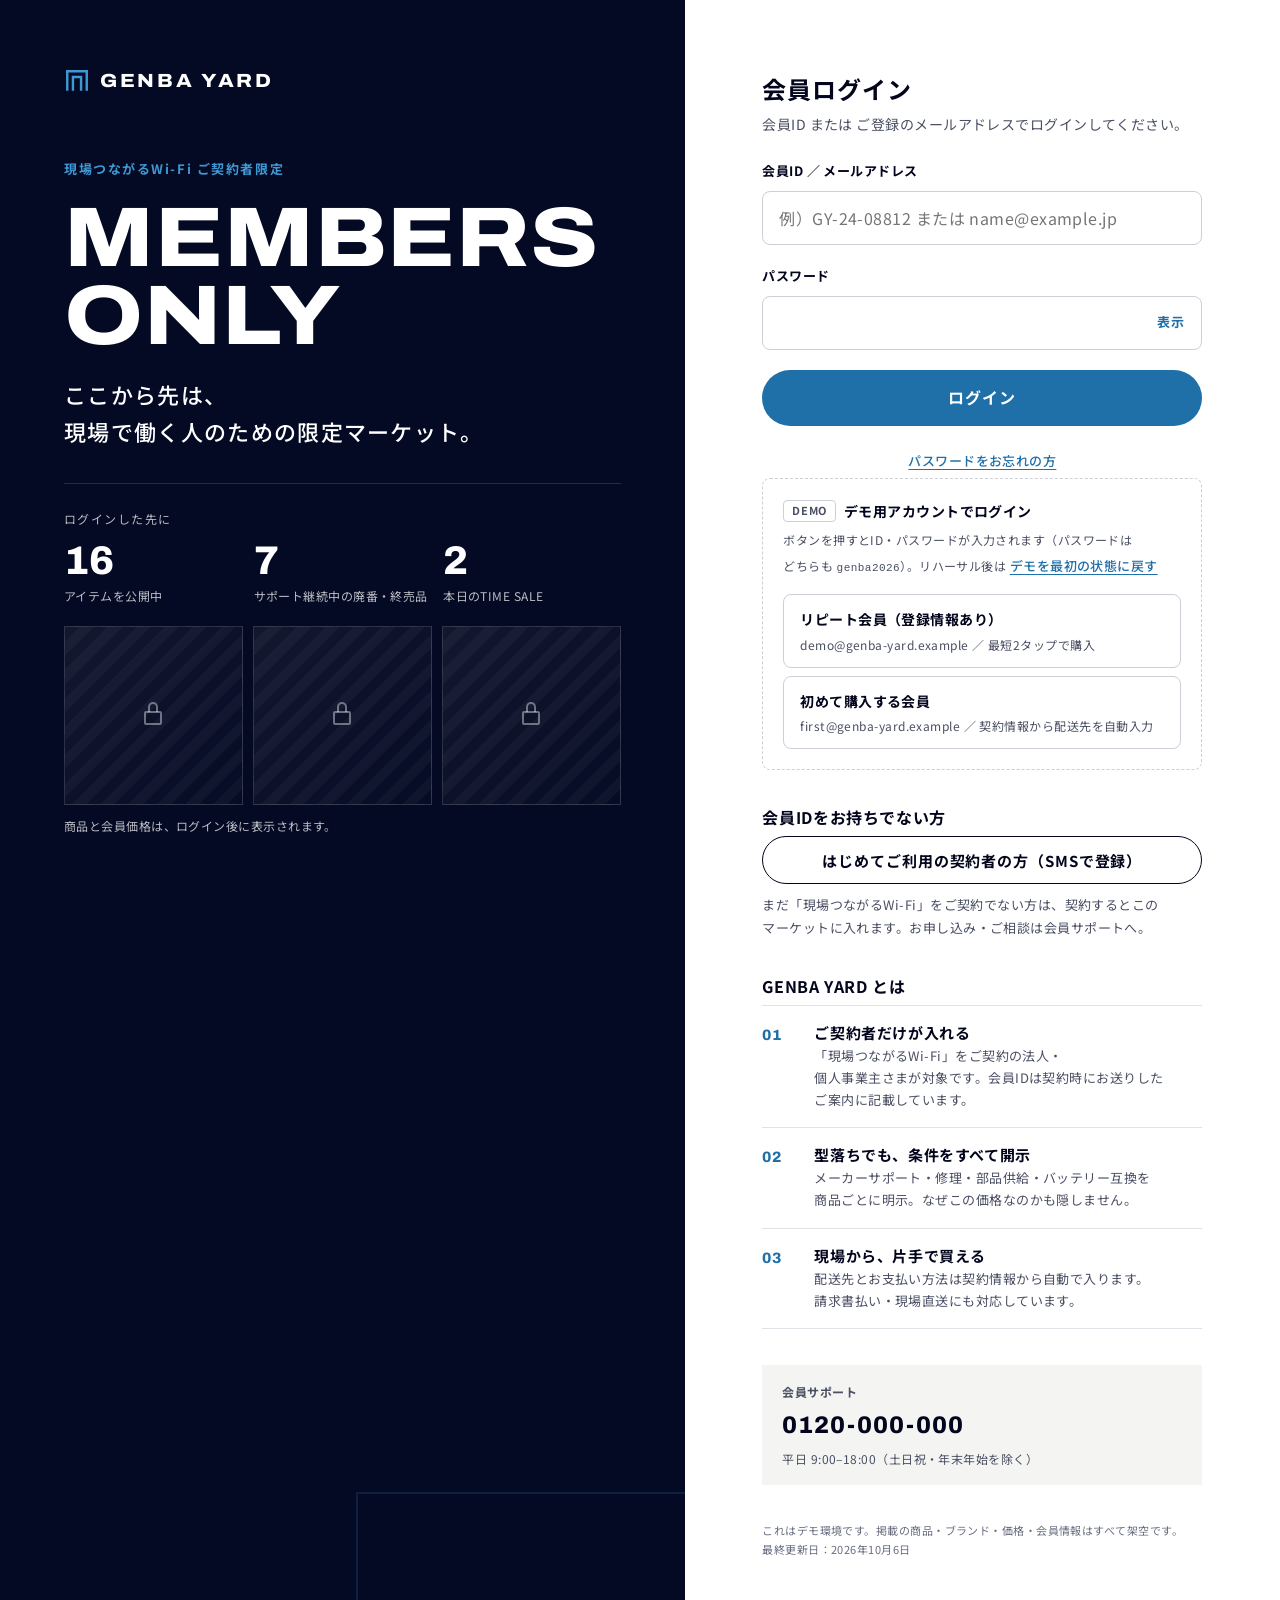
<file: index.html>
<!doctype html>
<html lang="ja">
<head>
  <meta charset="utf-8">
  <meta name="viewport" content="width=device-width, initial-scale=1, viewport-fit=cover">
  <title>GENBA YARD｜現場つながるWi-Fi 会員限定の道具マーケット</title>
  <meta name="description" content="GENBA YARD は「現場つながるWi-Fi」ご契約者だけが入れる、プロの道具の会員制マーケットです。型落ち・廃番でもメーカーサポートや部品供給を明示し、会員限定価格で提供します。">
  <!-- 会員制クローズドマーケットかつデモ環境のため、検索エンジンには載せない -->
  <meta name="robots" content="noindex, nofollow">
  <meta name="theme-color" content="#02051C">
  <link rel="canonical" href="https://sq-kuno.github.io/genba-yard-demo/">
  <meta property="og:type" content="website">
  <meta property="og:site_name" content="GENBA YARD">
  <meta property="og:title" content="GENBA YARD｜現場で働く人だけが入れる、特別な道具のマーケット">
  <meta property="og:description" content="「現場つながるWi-Fi」ご契約者限定。型落ち・廃番でも安心して選べる情報と、会員だけの価格。">
  <meta property="og:image" content="https://sq-kuno.github.io/genba-yard-demo/public/og.png">
  <meta name="twitter:card" content="summary_large_image">
  <link rel="icon" href="public/favicon.svg" type="image/svg+xml">
  <link rel="preconnect" href="https://fonts.googleapis.com">
  <link rel="preconnect" href="https://fonts.gstatic.com" crossorigin>
  <link rel="stylesheet" href="https://fonts.googleapis.com/css2?family=Archivo:wdth,wght@100..125,500..800&family=Noto+Sans+JP:wght@400;500;700&display=swap">
  <link rel="stylesheet" href="src/styles/tokens.css">
  <link rel="stylesheet" href="src/styles/base.css">
  <link rel="stylesheet" href="src/styles/layout.css">
  <link rel="stylesheet" href="src/styles/components.css">
  <link rel="stylesheet" href="src/styles/pages.css">
  <script>
    // ログイン済みならログイン画面を最初から隠す（モジュール読込前のちらつき防止）
    try {
      var saved = JSON.parse(localStorage.getItem('genba-yard:v1') || 'null');
      if (saved && saved.session) document.documentElement.dataset.auth = 'in';
    } catch (error) { /* 保存領域が使えない環境ではログイン画面から始める */ }
  </script>
  <script type="application/ld+json">
  {
    "@context": "https://schema.org",
    "@type": "WebSite",
    "name": "GENBA YARD",
    "description": "現場つながるWi-Fi ご契約者限定の、プロ向け道具の会員制マーケット（デモ環境）",
    "inLanguage": "ja",
    "dateModified": "2026-10-06",
    "publisher": {
      "@type": "Organization",
      "name": "【要差し替え:運営会社名】",
      "url": "https://sq-kuno.github.io/genba-yard-demo/"
    }
  }
  </script>
  <script type="module" src="src/main.js"></script>
</head>
<body>
  <a class="skip-link" href="#main">本文へスキップ</a>

  <!-- ログイン画面（公開ページ）。JSが無くても内容が読めるよう静的HTMLで持つ -->
  <div id="login-screen" class="login">
    <section class="login__brand" aria-labelledby="login-title">
      <div class="login__brand-inner">
        <a class="logo logo--invert" href="#/login" aria-label="GENBA YARD">
          <svg class="logo__mark" viewBox="0 0 32 32" aria-hidden="true"><path d="M4 28V4h24v24" fill="none" stroke="currentColor" stroke-width="3"/><path d="M11 28V11h10v17" fill="none" stroke="currentColor" stroke-width="3"/></svg>
          <span class="logo__word">GENBA YARD</span>
        </a>
        <p class="login__eyebrow">現場つながるWi-Fi ご契約者限定</p>
        <h1 id="login-title" class="login__title">MEMBERS<br>ONLY</h1>
        <p class="login__lead">ここから先は、<br>現場で働く人のための限定マーケット。</p>

        <div class="login__teaser" aria-label="ログイン後に見られるもの">
          <p class="login__teaser-label">ログインした先に</p>
          <ul class="login__teaser-list">
            <li><span class="login__teaser-num" data-teaser="count">16</span><span>アイテムを公開中</span></li>
            <li><span class="login__teaser-num" data-teaser="supported">7</span><span>サポート継続中の廃番・終売品</span></li>
            <li><span class="login__teaser-num" data-teaser="timesale">2</span><span>本日のTIME SALE</span></li>
          </ul>
          <div class="login__locked" aria-hidden="true">
            <div class="login__locked-item"></div>
            <div class="login__locked-item"></div>
            <div class="login__locked-item"></div>
          </div>
          <p class="login__locked-note">商品と会員価格は、ログイン後に表示されます。</p>
        </div>
      </div>
    </section>

    <section class="login__panel" aria-labelledby="login-form-title">
      <div class="login__panel-inner">
        <div id="login-form-view">
          <h2 id="login-form-title" class="login__form-title">会員ログイン</h2>
          <p class="login__form-sub">会員ID または ご登録のメールアドレスでログインしてください。</p>
          <form id="login-form" class="form" novalidate>
            <div class="field">
              <label class="field__label" for="login-id">会員ID ／ メールアドレス</label>
              <input class="field__input" id="login-id" name="loginId" type="text" inputmode="email" autocomplete="username" autocapitalize="off" spellcheck="false" placeholder="例）GY-24-08812 または name@example.jp" required>
            </div>
            <div class="field">
              <label class="field__label" for="login-password">パスワード</label>
              <div class="field__with-action">
                <input class="field__input" id="login-password" name="password" type="password" autocomplete="current-password" required>
                <button class="field__action" type="button" data-toggle-password aria-controls="login-password" aria-pressed="false">表示</button>
              </div>
            </div>
            <p class="form__error" id="login-error" role="alert" hidden></p>
            <button class="btn btn--primary btn--block btn--lg" type="submit">ログイン</button>
            <button class="link-btn login__reset-link" type="button" data-login-view="reset">パスワードをお忘れの方</button>
          </form>

          <div class="login__demo">
            <p class="login__demo-title"><span class="tag tag--outline">DEMO</span> デモ用アカウントでログイン</p>
            <p class="login__demo-note">ボタンを押すとID・パスワードが入力されます（パスワードはどちらも <code>genba2026</code>）。リハーサル後は <button class="link-btn" type="button" data-action="demo-reset">デモを最初の状態に戻す</button></p>
            <div class="login__demo-list" id="demo-accounts">
              <button class="demo-account" type="button" data-demo-login="demo@genba-yard.example">
                <span class="demo-account__label">リピート会員（登録情報あり）</span>
                <span class="demo-account__note">demo@genba-yard.example ／ 最短2タップで購入</span>
              </button>
              <button class="demo-account" type="button" data-demo-login="first@genba-yard.example">
                <span class="demo-account__label">初めて購入する会員</span>
                <span class="demo-account__note">first@genba-yard.example ／ 契約情報から配送先を自動入力</span>
              </button>
            </div>
          </div>
        </div>

        <div id="login-first-view" hidden>
          <h2 class="login__form-title">はじめてご利用の方</h2>
          <p class="login__form-sub">「現場つながるWi-Fi」のご契約時に登録した携帯電話番号に、確認コードをSMSでお送りします。確認後に会員IDとパスワードを設定できます。</p>
          <form id="first-form" class="form" novalidate>
            <div class="field">
              <label class="field__label" for="first-tel">ご契約時の携帯電話番号</label>
              <input class="field__input" id="first-tel" name="tel" type="tel" inputmode="tel" autocomplete="tel" placeholder="090-0000-0000" required>
            </div>
            <p class="form__error" id="first-error" role="alert" hidden></p>
            <p class="form__success" id="first-done" role="status" hidden>確認コードを送信しました（デモのため実際には送信されません）。</p>
            <button class="btn btn--primary btn--block btn--lg" type="submit">確認コードを送る</button>
            <button class="link-btn login__reset-link" type="button" data-login-view="form">ログイン画面に戻る</button>
          </form>
        </div>

        <div id="login-reset-view" hidden>
          <h2 class="login__form-title">パスワードの再設定</h2>
          <p class="login__form-sub">ご登録のメールアドレスに、再設定用のリンクをお送りします。</p>
          <form id="reset-form" class="form" novalidate>
            <div class="field">
              <label class="field__label" for="reset-email">メールアドレス</label>
              <input class="field__input" id="reset-email" name="email" type="email" autocomplete="email" placeholder="name@example.jp" required>
            </div>
            <p class="form__error" id="reset-error" role="alert" hidden></p>
            <p class="form__success" id="reset-done" role="status" hidden>再設定用のメールを送信しました（デモのため実際には送信されません）。</p>
            <button class="btn btn--primary btn--block btn--lg" type="submit">再設定メールを送信</button>
            <button class="link-btn login__reset-link" type="button" data-login-view="form">ログイン画面に戻る</button>
          </form>
        </div>

        <section class="login__newcomer" aria-labelledby="newcomer-title">
          <h2 id="newcomer-title" class="login__about-title">会員IDをお持ちでない方</h2>
          <div class="login__newcomer-actions">
            <button class="btn btn--secondary btn--block" type="button" data-login-view="first">はじめてご利用の契約者の方（SMSで登録）</button>
            <p class="login__newcomer-note">まだ「現場つながるWi-Fi」をご契約でない方は、契約するとこのマーケットに入れます。お申し込み・ご相談は会員サポートへ。</p>
          </div>
        </section>

        <section class="login__about" aria-labelledby="about-title">
          <h2 id="about-title" class="login__about-title">GENBA YARD とは</h2>
          <ol class="numbered">
            <li>
              <span class="numbered__num">01</span>
              <div>
                <h3 class="numbered__title">ご契約者だけが入れる</h3>
                <p class="numbered__text">「現場つながるWi-Fi」をご契約の法人・個人事業主さまが対象です。会員IDは契約時にお送りしたご案内に記載しています。</p>
              </div>
            </li>
            <li>
              <span class="numbered__num">02</span>
              <div>
                <h3 class="numbered__title">型落ちでも、条件をすべて開示</h3>
                <p class="numbered__text">メーカーサポート・修理・部品供給・バッテリー互換を商品ごとに明示。なぜこの価格なのかも隠しません。</p>
              </div>
            </li>
            <li>
              <span class="numbered__num">03</span>
              <div>
                <h3 class="numbered__title">現場から、片手で買える</h3>
                <p class="numbered__text">配送先とお支払い方法は契約情報から自動で入ります。請求書払い・現場直送にも対応しています。</p>
              </div>
            </li>
          </ol>
        </section>

        <aside class="login__support" aria-label="サポート窓口">
          <p class="login__support-title">会員サポート</p>
          <a class="login__support-tel" href="tel:0120000000">0120-000-000</a>
          <p class="login__support-hours">平日 9:00–18:00（土日祝・年末年始を除く）</p>
        </aside>

        <p class="login__demo-env">これはデモ環境です。掲載の商品・ブランド・価格・会員情報はすべて架空です。最終更新日：2026年10月6日</p>
      </div>
    </section>
  </div>

  <!-- 会員エリア（ログイン後）。中身は src/ のコンポーネントが描画する -->
  <div id="app" class="app" hidden>
    <header id="site-header" class="site-header"></header>
    <main id="main" class="site-main" tabindex="-1"></main>
    <footer id="site-footer" class="site-footer"></footer>
    <nav id="mobile-nav" class="mobile-nav" aria-label="メインメニュー"></nav>
  </div>

  <div id="overlay-root"></div>
  <div id="toast-root" class="toast-root" aria-live="polite"></div>
  <noscript><p class="noscript">このサイトの会員エリアは JavaScript を有効にしてご利用ください。</p></noscript>
</body>
</html>
</file>
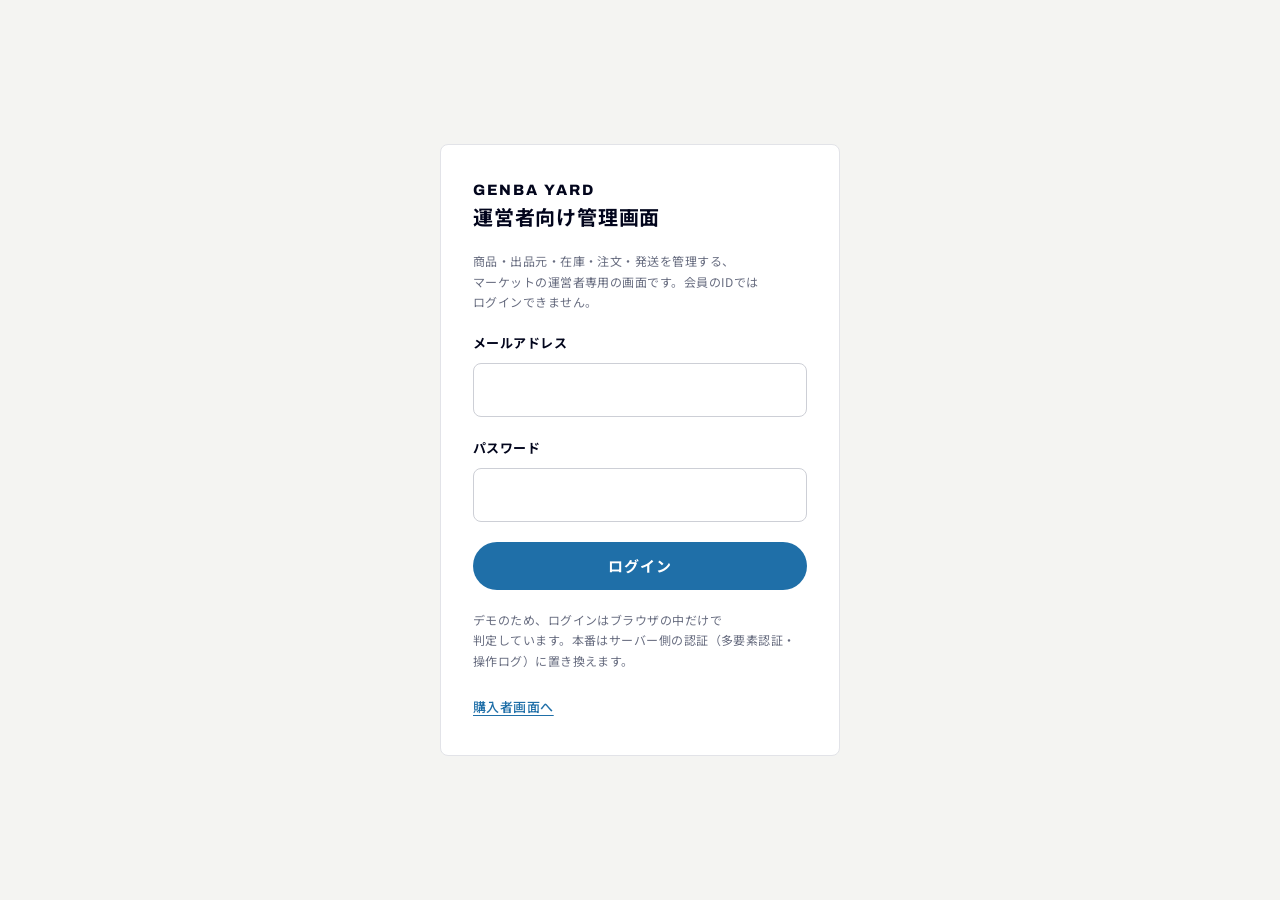
<file: admin/index.html>
<!doctype html>
<html lang="ja">
<head>
  <meta charset="utf-8">
  <meta name="viewport" content="width=device-width, initial-scale=1">
  <title>管理画面｜GENBA YARD</title>
  <meta name="description" content="GENBA YARD（現場つながるWi-Fi 契約者限定マーケット）の運営者向け管理画面。商品・出品元・在庫・注文・発送・販売状況を管理します。運営者のログインが必要です。">
  <meta name="robots" content="noindex, nofollow">
  <!-- リンクを共有したときの表示用。機能の説明は書かない（検索エンジンには載せない） -->
  <meta property="og:title" content="GENBA YARD（運営者専用）">
  <meta property="og:description" content="運営者専用のページです。ログインが必要です。">
  <meta property="og:image" content="https://sq-kuno.github.io/genba-yard-demo/public/og.png">
  <meta property="og:type" content="website">
  <link rel="icon" href="../public/favicon.svg" type="image/svg+xml">
  <link rel="preconnect" href="https://fonts.googleapis.com">
  <link rel="preconnect" href="https://fonts.gstatic.com" crossorigin>
  <link rel="stylesheet" href="https://fonts.googleapis.com/css2?family=Archivo:wdth,wght@100..125,500..800&family=Noto+Sans+JP:wght@400;500;700&display=swap">
  <link rel="stylesheet" href="../src/styles/tokens.css">
  <link rel="stylesheet" href="../src/styles/base.css">
  <link rel="stylesheet" href="../src/styles/components.css">
  <link rel="stylesheet" href="../src/styles/admin.css">
</head>
<body class="admin-body">
  <!-- 運営者専用。会員（購入者）のログインとは別の管理者ログインが必要 -->
  <div id="admin-root">
    <main class="alogin">
      <div class="alogin__box">
        <h1 class="alogin__title">GENBA YARD 運営者向け管理画面</h1>
        <p class="alogin__note">商品の登録・編集、出品元（SELLER）の管理、在庫・注文・発送状況の管理、販売状況の確認を行う画面です。会員（購入者）のログインとは別の、運営者のログインが必要です。読み込み中…</p>
      </div>
    </main>
  </div>
  <div id="overlay-root"></div>
  <div id="toast-root" class="toast-root" aria-live="polite"></div>
  <noscript><p class="noscript">管理画面を使うには JavaScript を有効にしてください。</p></noscript>
  <script type="module" src="../src/admin/main.js"></script>
</body>
</html>
</file>
<file: src/styles/tokens.css>
/* デザイントークン。色・書体・余白はここだけで定義し、他のCSSでは直書きしない */
:root {
  /* 色: 紺の面 + グレー + 青1色。意味色は状態表示にだけ使う */
  --ink: #02051c;
  --text: #02051c;
  --text-2: #4a4f63;
  --text-3: #686d80;
  --line: #e2e3e8;
  --line-2: #cdcfd6;
  --bg: #ffffff;
  --paper: #f4f4f2;
  --paper-2: #ececea;

  --navy: #050a24;
  --navy-2: #0c1236;
  --navy-3: #161d4a;
  --on-navy: #ffffff;
  --on-navy-2: rgba(255, 255, 255, 0.72);
  --navy-line: rgba(255, 255, 255, 0.14);

  --blue: #3e98d3;        /* 大きな面・装飾用（白地の小さな文字には使わない） */
  --blue-ink: #1f6fa8;    /* 白地の文字・ボタン用（5.4:1） */
  --blue-ink-hover: #185b8b;
  --blue-tint: #eaf3fa;

  --signal: #c2410c;      /* 残りわずか・終了間近だけに使う */
  --signal-tint: #fdf0e9;
  --ok: #18794e;
  --ok-tint: #e7f4ed;
  --warn: #8f5c0f;
  --warn-tint: #fbf3e2;
  --ng: #b42318;
  --ng-tint: #fcecea;

  /* 書体 */
  --font-sans: "Noto Sans JP", "Hiragino Sans", "Hiragino Kaku Gothic ProN", "Yu Gothic", "YuGothic", Meiryo, sans-serif;
  --font-en: "Archivo", "Noto Sans JP", "Hiragino Sans", sans-serif;

  --fs-h1: clamp(24px, 2.6vw, 34px);
  --fs-h2: clamp(20px, 2vw, 26px);
  --fs-h3: 17px;
  --fs-body: 15px;
  --fs-sm: 13px;
  --fs-xs: 11px;

  /* 余白（8pxグリッド） */
  --s-1: 4px;
  --s-2: 8px;
  --s-3: 12px;
  --s-4: 16px;
  --s-5: 24px;
  --s-6: 32px;
  --s-7: 48px;
  --s-8: 64px;
  --s-9: 96px;

  --gutter: 16px;
  --container: 1240px;
  --header-h: 56px;
  --mobile-nav-h: 60px;
  --sticky-cta-h: 76px;

  --radius-sm: 4px;
  --radius: 8px;
  --radius-pill: 999px;

  --focus: 0 0 0 3px rgba(62, 152, 211, 0.45);
  --ease: cubic-bezier(0.2, 0.7, 0.2, 1);
}

@media (min-width: 640px) {
  :root { --gutter: 24px; }
}

@media (min-width: 1024px) {
  :root {
    --gutter: 40px;
    --header-h: 72px;
  }
}
</file>
<file: src/styles/base.css>
/* リセット・基本タイポグラフィ・ボタン・フォーム */
*,
*::before,
*::after { box-sizing: border-box; }

html {
  -webkit-text-size-adjust: 100%;
  text-size-adjust: 100%;
  scroll-padding-top: calc(var(--header-h) + 16px);
}

body {
  margin: 0;
  background: var(--bg);
  color: var(--text);
  font-family: var(--font-sans);
  font-size: var(--fs-body);
  font-weight: 400;
  line-height: 1.75;
  letter-spacing: 0.03em;
  -webkit-font-smoothing: antialiased;
  font-feature-settings: "palt" 0;
}

h1, h2, h3, h4, p, ul, ol, dl, dd, figure { margin: 0; }
ul, ol { padding: 0; list-style: none; }
h1, h2, h3, h4 { font-weight: 700; line-height: 1.4; letter-spacing: 0.04em; }
/* 日本語を文節で折り返す（対応ブラウザのみ。語の途中での改行を減らす）。行頭に「ー」や小書きの仮名を置かない（厳密な禁則） */
body { word-break: auto-phrase; line-break: strict; }
h1, h2, h3, p { text-wrap: pretty; }
/* 2行で切る商品名と、幅の狭い欄（比較要約の箇条）は、文節単位だと入りきらず枠を超えるので通常の折り返し（禁則あり）にする */
.card__name, .line__name, .popup__item-name, .order__item-name, .compare-teaser li { word-break: normal; }
img, svg { display: block; max-width: 100%; }
a { color: inherit; text-decoration: none; }
button, input, select, textarea { font: inherit; color: inherit; letter-spacing: inherit; }
button { cursor: pointer; }
table { border-collapse: collapse; width: 100%; }
code { font-family: ui-monospace, SFMono-Regular, Menlo, monospace; font-size: 0.92em; }

:focus-visible { outline: none; box-shadow: var(--focus); border-radius: var(--radius-sm); }

[hidden] { display: none !important; }
html[data-auth="in"] #login-screen { display: none; }

.skip-link {
  position: absolute;
  left: 8px;
  top: -48px;
  z-index: 100;
  padding: 8px 16px;
  background: var(--ink);
  color: #fff;
  border-radius: var(--radius-sm);
}
.skip-link:focus { top: 8px; }

.visually-hidden {
  position: absolute !important;
  width: 1px; height: 1px;
  overflow: hidden;
  clip: rect(0 0 0 0);
  white-space: nowrap;
}

.en { font-family: var(--font-en); letter-spacing: 0.02em; }
.num { font-family: var(--font-en); font-variant-numeric: tabular-nums; letter-spacing: 0; }
.muted { color: var(--text-2); }
.note { color: var(--text-3); font-size: var(--fs-sm); line-height: 1.7; }

.container {
  width: 100%;
  max-width: calc(var(--container) + var(--gutter) * 2);
  margin-inline: auto;
  padding-inline: var(--gutter);
}

/* 小見出しラベル（英字）→ 大見出し → 本文、の編集リズムで全セクションをそろえる */
.eyebrow {
  display: inline-flex;
  align-items: center;
  gap: 10px;
  font-family: var(--font-en);
  font-size: var(--fs-xs);
  font-weight: 700;
  letter-spacing: 0.18em;
  text-transform: uppercase;
  color: var(--blue-ink);
}
.eyebrow::before {
  content: "";
  width: 20px;
  height: 1px;
  background: currentColor;
}

/* ボタン: Primary=青塗り / Secondary=枠線 / Tertiary=テキスト。主CTAは1画面1つ */
.btn {
  display: inline-flex;
  align-items: center;
  justify-content: center;
  gap: 8px;
  min-height: 48px;
  padding: 0 24px;
  border: 1px solid transparent;
  border-radius: var(--radius-pill);
  font-size: 15px;
  font-weight: 700;
  letter-spacing: 0.06em;
  line-height: 1.2;
  text-align: center;
  white-space: nowrap;
  transition: background-color 0.15s var(--ease), border-color 0.15s var(--ease), color 0.15s var(--ease);
}
.btn svg { width: 18px; height: 18px; flex: none; }
.btn--primary { background: var(--blue-ink); color: #fff; }
.btn--primary:hover { background: var(--blue-ink-hover); }
.btn--secondary { background: #fff; border-color: var(--ink); color: var(--ink); }
.btn--secondary:hover { background: var(--paper); }
.btn--ghost { background: transparent; color: var(--ink); border-color: var(--line-2); }
.btn--ghost:hover { border-color: var(--ink); }
.btn--invert { background: #fff; color: var(--ink); }
.btn--invert:hover { background: #e9ecf5; }
.btn--lg { min-height: 56px; font-size: 16px; padding: 0 32px; }
.btn--sm { min-height: 36px; padding: 0 16px; font-size: 13px; }
.btn--block { display: flex; width: 100%; }
.btn[disabled],
.btn[aria-disabled="true"] { background: var(--paper-2); border-color: var(--paper-2); color: var(--text-3); cursor: not-allowed; }

.link-btn {
  display: inline-flex;
  align-items: center;
  gap: 4px;
  min-height: 32px; /* 指で押せる高さ（文字リンクでも24px以上） */
  padding: 0;
  border: 0;
  background: none;
  color: var(--blue-ink);
  font-size: var(--fs-sm);
  font-weight: 500;
  text-decoration: underline;
  text-underline-offset: 3px;
}
.link-btn svg { width: 14px; height: 14px; }

.text-link {
  display: inline-flex;
  align-items: center;
  gap: 6px;
  color: var(--ink);
  font-size: var(--fs-sm);
  font-weight: 700;
  letter-spacing: 0.06em;
}
.text-link svg { width: 16px; height: 16px; transition: transform 0.2s var(--ease); }
.text-link:hover svg { transform: translateX(3px); }

.icon-btn {
  display: inline-grid;
  place-items: center;
  width: 44px;
  height: 44px;
  padding: 0;
  border: 0;
  border-radius: var(--radius-pill);
  background: transparent;
  color: var(--ink);
}
.icon-btn:hover { background: var(--paper); }
.icon-btn svg { width: 22px; height: 22px; }

/* タグ（状態表示）。色だけに頼らず文字で状態を言う */
.tag {
  display: inline-flex;
  align-items: center;
  gap: 4px;
  height: 22px;
  padding: 0 8px;
  border: 1px solid transparent;
  border-radius: var(--radius-sm);
  font-size: var(--fs-xs);
  font-weight: 700;
  letter-spacing: 0.06em;
  line-height: 1;
  white-space: nowrap;
}
.tag--navy { background: var(--navy); color: #fff; }
.tag--blue { background: var(--blue-ink); color: #fff; }
.tag--outline { border-color: var(--line-2); color: var(--text-2); background: #fff; }
.tag--blue-outline { border-color: var(--blue-ink); color: var(--blue-ink); background: #fff; }
.tag--signal { border-color: var(--signal); color: var(--signal); background: #fff; }
.tag--secret { background: #fff; border-color: var(--ink); color: var(--ink); }
.tag--soldout { background: var(--paper-2); color: var(--text-2); }
.tag--en { font-family: var(--font-en); letter-spacing: 0.1em; }

/* フォーム */
.form { display: grid; gap: 20px; }
.field { display: grid; gap: 8px; }
.field__label { font-size: var(--fs-sm); font-weight: 700; }
.field__hint { font-size: 12px; color: var(--text-3); }
.field__input,
.field__select {
  width: 100%;
  min-height: 52px;
  padding: 12px 16px;
  border: 1px solid var(--line-2);
  border-radius: var(--radius);
  background: #fff;
  font-size: 16px; /* iOSのズーム防止 */
  transition: border-color 0.15s var(--ease);
}
.field__input:focus,
.field__select:focus { outline: none; border-color: var(--blue-ink); box-shadow: var(--focus); }
.field__input[aria-invalid="true"] { border-color: var(--ng); }
.field__error { color: var(--ng); font-size: 12px; font-weight: 500; }
.field__with-action { position: relative; }
.field__with-action .field__input { padding-right: 72px; }
.field__action {
  position: absolute;
  right: 6px;
  top: 50%;
  transform: translateY(-50%);
  min-height: 40px;
  padding: 0 12px;
  border: 0;
  border-radius: var(--radius-sm);
  background: transparent;
  color: var(--blue-ink);
  font-size: 13px;
  font-weight: 700;
}
.form__error {
  padding: 12px 16px;
  border-left: 3px solid var(--ng);
  background: var(--ng-tint);
  color: var(--ng);
  font-size: var(--fs-sm);
  font-weight: 500;
}
.form__success {
  padding: 12px 16px;
  border-left: 3px solid var(--ok);
  background: var(--ok-tint);
  color: var(--ok);
  font-size: var(--fs-sm);
  font-weight: 500;
}

.check {
  display: inline-flex;
  align-items: center;
  gap: 10px;
  min-height: 40px;
  font-size: 14px;
  cursor: pointer;
}
.check input {
  width: 20px;
  height: 20px;
  margin: 0;
  accent-color: var(--blue-ink);
  flex: none;
}
.check__count { color: var(--text-3); font-size: 12px; }

.noscript { padding: 24px; text-align: center; }

@media (prefers-reduced-motion: reduce) {
  *, *::before, *::after {
    animation-duration: 0.01ms !important;
    transition-duration: 0.01ms !important;
    scroll-behavior: auto !important;
  }
}
</file>
<file: src/styles/layout.css>
/* ヘッダー・フッター・ナビゲーション・ページ共通の枠 */
.app { min-height: 100vh; display: flex; flex-direction: column; }
.site-main { flex: 1; outline: none; padding-bottom: var(--s-8); }
body:not(.has-sticky-cta) .site-main { padding-bottom: calc(var(--s-8) + var(--mobile-nav-h)); }
.narrow { max-width: calc(880px + var(--gutter) * 2); }

/* ロゴ */
.logo { display: inline-flex; align-items: center; gap: 10px; color: var(--ink); flex: none; }
.logo__mark { width: 26px; height: 26px; color: var(--blue); }
.logo__word { font-family: var(--font-en); font-weight: 800; font-size: 19px; letter-spacing: 0.14em; font-stretch: 112%; font-variation-settings: "wdth" 112; white-space: nowrap; }
.logo--invert { color: #fff; }

/* 会員バー（最上部）: ここが会員専用の売り場であることを常に示す */
.memberbar { background: var(--navy); color: var(--on-navy-2); font-size: 12px; }
.memberbar__inner { display: flex; align-items: center; justify-content: space-between; gap: 16px; min-height: 34px; }
.memberbar__service { display: flex; align-items: center; gap: 10px; min-width: 0; color: #fff; white-space: nowrap; }
.memberbar__service .tag { flex: none; }
.memberbar__text { min-width: 0; overflow: hidden; text-overflow: ellipsis; }
.memberbar__service .tag { height: 18px; font-size: 10px; }
.memberbar__account { display: none; align-items: center; gap: 10px; white-space: nowrap; }
.memberbar__no { color: var(--blue); letter-spacing: 0.08em; }
.memberbar__demo { padding: 1px 8px; border: 1px solid var(--navy-line); border-radius: var(--radius-pill); background: transparent; color: inherit; font-size: 11px; cursor: pointer; }
.memberbar__demo:hover { color: #fff; border-color: #fff; }

/* ヘッダー */
.site-header { position: sticky; top: 0; z-index: 40; }
.header { position: relative; background: rgba(255, 255, 255, 0.97); border-bottom: 1px solid var(--line); backdrop-filter: saturate(1.4) blur(8px); }
.header__inner { display: flex; align-items: center; gap: 12px; height: var(--header-h); }
.header__cat { display: none; }
.header__search { display: none; flex: 1; }
.header__nav { display: none; }
.header__icons { display: flex; align-items: center; margin-left: auto; gap: 2px; }
.header__icon { position: relative; display: none; flex-direction: column; align-items: center; justify-content: center; gap: 2px; min-width: 48px; height: 48px; padding: 0 6px; border-radius: var(--radius); color: var(--ink); }
.header__icon svg { width: 22px; height: 22px; }
.header__icon:hover { background: var(--paper); }
.header__icon.is-active { color: var(--blue-ink); }
.header__icon--cart { display: flex; }
.header__icon-label { display: none; font-size: 10px; font-weight: 500; letter-spacing: 0.04em; }
.badge-count { position: absolute; top: 4px; right: 4px; min-width: 18px; height: 18px; padding: 0 5px; border-radius: var(--radius-pill); background: var(--blue-ink); color: #fff; font-size: 11px; font-weight: 700; line-height: 18px; text-align: center; }
.header__mobile-search { padding-bottom: 10px; }

/* 検索ボックス */
.search { position: relative; display: flex; align-items: center; width: 100%; height: 44px; border: 1px solid var(--line-2); border-radius: var(--radius-pill); background: var(--paper); transition: border-color 0.15s var(--ease), background-color 0.15s var(--ease); }
.search:focus-within { border-color: var(--blue-ink); background: #fff; box-shadow: var(--focus); }
.search__icon { display: grid; place-items: center; width: 40px; color: var(--text-3); flex: none; }
.search__icon svg { width: 18px; height: 18px; }
.search__input { flex: 1; min-width: 0; height: 100%; padding: 0; border: 0; background: transparent; font-size: 16px; outline: none; }
.search__input::-webkit-search-cancel-button { display: none; }
.search__submit { height: 36px; margin-right: 4px; padding: 0 16px; border: 0; border-radius: var(--radius-pill); background: var(--ink); color: #fff; font-size: 13px; font-weight: 700; letter-spacing: 0.08em; }

/* カテゴリーメニュー */
.catmenu { position: absolute; left: 0; right: 0; top: 100%; background: #fff; border-bottom: 1px solid var(--line); max-height: calc(100vh - 140px); overflow: auto; }
.catmenu__inner { display: grid; gap: 32px; padding-block: 28px 36px; }
.catmenu__title { margin-bottom: 12px; color: var(--text-3); font-size: 11px; font-weight: 700; letter-spacing: 0.18em; }
.catmenu__list { display: grid; grid-template-columns: repeat(auto-fill, minmax(200px, 1fr)); border-top: 1px solid var(--line); }
.catmenu__list a { display: flex; align-items: center; gap: 12px; min-height: 52px; padding: 0 8px; border-bottom: 1px solid var(--line); font-weight: 500; }
.catmenu__list a:hover { color: var(--blue-ink); }
.catmenu__list svg { width: 20px; height: 20px; color: var(--text-2); }
.catmenu__count { margin-left: auto; color: var(--text-3); font-size: 12px; }
.catmenu__brands { display: grid; gap: 4px; margin-bottom: 24px; }
.catmenu__brands a { display: flex; align-items: baseline; gap: 12px; padding: 6px 0; }
.catmenu__brands .en { font-weight: 800; letter-spacing: 0.12em; min-width: 120px; }
.catmenu__brands span:last-child { color: var(--text-2); font-size: 13px; }
.catmenu__quick { display: grid; gap: 8px; }
.catmenu__quick a { color: var(--blue-ink); font-size: 14px; font-weight: 500; text-decoration: underline; text-underline-offset: 3px; }

/* パンくず・ページ見出し */
.breadcrumb { padding-block: 16px 0; font-size: 12px; color: var(--text-3); }
.breadcrumb ol { display: flex; flex-wrap: wrap; align-items: center; gap: 4px; }
.breadcrumb li { display: inline-flex; align-items: center; gap: 4px; }
.breadcrumb svg { width: 12px; height: 12px; }
.breadcrumb a:hover { color: var(--ink); text-decoration: underline; }
.page-title { padding-block: 24px 24px; }
.page-title__title { margin-top: 8px; font-size: var(--fs-h1); line-height: 1.35; }
.page-title__lead { margin-top: 8px; color: var(--text-2); }
.page-heading { margin: 8px 0 24px; font-size: var(--fs-h1); }
.page-heading__count { margin-left: 12px; color: var(--text-3); font-size: 15px; font-weight: 500; }

/* フッター */
.site-footer { background: var(--navy); color: var(--on-navy-2); }
.footer { display: grid; gap: 32px; padding-block: 48px calc(32px + var(--mobile-nav-h)); font-size: 13px; }
.footer__tagline { margin-top: 16px; color: #fff; font-size: 14px; }
.footer__eligibility { margin-top: 4px; }
.footer__nav { display: grid; grid-template-columns: 1fr 1fr; gap: 10px 24px; }
.footer__nav a:hover { color: #fff; text-decoration: underline; }
.footer__support-title { color: #fff; font-weight: 700; }
.footer__tel { display: inline-block; margin: 4px 0; color: #fff; font-size: 22px; font-weight: 700; }
.footer__demo { padding-top: 24px; border-top: 1px solid var(--navy-line); font-size: 12px; }
.footer__reset { display: inline-flex; align-items: center; min-height: 40px; margin-left: 8px; padding: 0 4px; border: 0; background: none; color: #fff; font-size: 13px; text-decoration: underline; text-underline-offset: 3px; }
.footer__copy { font-size: 11px; letter-spacing: 0.12em; }

/* スマホ下部ナビ */
.mobile-nav { position: fixed; left: 0; right: 0; bottom: 0; z-index: 45; display: grid; grid-template-columns: repeat(5, 1fr); height: calc(var(--mobile-nav-h) + env(safe-area-inset-bottom)); padding-bottom: env(safe-area-inset-bottom); background: rgba(255, 255, 255, 0.98); border-top: 1px solid var(--line); }
.mobile-nav__item { position: relative; display: flex; flex-direction: column; align-items: center; justify-content: center; gap: 3px; color: var(--text-2); font-size: 12px; font-weight: 500; }
.mobile-nav__item svg { width: 22px; height: 22px; }
.mobile-nav__item.is-active { color: var(--blue-ink); }
.mobile-nav__item.is-active::before { content: ""; position: absolute; top: 0; left: 30%; right: 30%; height: 2px; background: var(--blue-ink); }
body.has-sticky-cta .mobile-nav { display: none; }

/* 購入CTAの下部固定（スマホ） */
.sticky-cta { position: fixed; left: 0; right: 0; bottom: 0; z-index: 46; display: flex; align-items: center; gap: 8px; padding: 10px var(--gutter) calc(10px + env(safe-area-inset-bottom)); background: rgba(255, 255, 255, 0.98); border-top: 1px solid var(--line); }
.sticky-cta__price { display: flex; flex-direction: column; min-width: 0; margin-right: auto; line-height: 1.3; }
.sticky-cta__label { color: var(--text-3); font-size: 11px; white-space: nowrap; overflow: hidden; text-overflow: ellipsis; }
.sticky-cta__value { font-size: 20px; font-weight: 700; }
.sticky-cta .btn { min-height: 52px; padding: 0 18px; }
.sticky-cta .btn--secondary { padding: 0 14px; }
.sticky-cta__cart-label { display: none; }
body.has-sticky-cta .site-main { padding-bottom: calc(var(--sticky-cta-h) + var(--s-7)); }
body.has-sticky-cta .footer { padding-bottom: calc(32px + var(--sticky-cta-h)); }

@media (min-width: 420px) {
  .sticky-cta__cart-label { display: inline; }
}

@media (min-width: 640px) {
  .memberbar__account { display: flex; }
  .footer { grid-template-columns: 1.4fr 1fr 1fr; }
  .footer__demo, .footer__copy { grid-column: 1 / -1; }
}

@media (min-width: 1024px) and (max-width: 1279px) {
  .header__inner { gap: 14px !important; }
  .header__icon-label { display: none !important; }
  .header__icon { min-width: 44px; }
}

@media (min-width: 1024px) {
  .header__inner { gap: 20px; }
  .header__cat { display: inline-flex; align-items: center; gap: 6px; height: 44px; padding: 0 14px; border: 1px solid var(--line-2); border-radius: var(--radius-pill); background: #fff; font-size: 14px; font-weight: 700; }
  .header__cat svg { width: 18px; height: 18px; }
  .header__cat[aria-expanded="true"] { border-color: var(--ink); }
  .header__search { display: block; }
  .header__nav { display: flex; gap: 4px; }
  .header__cat span { white-space: nowrap; }
  .header__navlink { display: inline-flex; align-items: center; height: 44px; padding: 0 12px; white-space: nowrap; font-family: var(--font-en); font-weight: 700; font-size: 14px; letter-spacing: 0.08em; }
  .header__navlink:hover, .header__navlink.is-active { color: var(--blue-ink); }
  .header__icon { display: flex; }
  .header__icon-label { display: block; white-space: nowrap; }
  .header__mobile-search { display: none; }
  .catmenu__inner { grid-template-columns: 2fr 1fr; }
  .mobile-nav { display: none; }
  .sticky-cta:not(.sticky-cta--always) { display: none; }
  body.has-sticky-cta .site-main, body:not(.has-sticky-cta) .site-main { padding-bottom: var(--s-9); }
  .footer, body.has-sticky-cta .footer { padding-bottom: 40px; }
  body.is-checkout .sticky-cta, .sticky-cta--always { display: none; }
}
</file>
<file: src/styles/components.css>
/* 再利用部品の見た目。影は使わず、ヘアライン（1px）と余白で階層をつくる */

/* 商品画像（正方形・薄いグレー＋図面風の方眼） */
.pimg { position: relative; aspect-ratio: 1 / 1; overflow: hidden; background-color: var(--paper); background-image: linear-gradient(rgba(2, 5, 28, 0.035) 1px, transparent 1px), linear-gradient(90deg, rgba(2, 5, 28, 0.035) 1px, transparent 1px); background-size: 24px 24px; }
.pimg__placeholder { position: absolute; inset: 0; display: grid; place-items: center; }
.pimg__placeholder .product-art { width: 78%; height: 78%; }
.pimg__caption { position: absolute; left: 12px; bottom: 10px; color: var(--text-3); font-size: 10px; font-weight: 600; letter-spacing: 0.14em; }
.pimg__photo { position: absolute; inset: 0; width: 100%; height: 100%; object-fit: contain; background: var(--paper); opacity: 0; transition: opacity 0.3s var(--ease); }
.pimg__photo.is-loaded { opacity: 1; }
.pimg--thumb .pimg__caption { display: none; }
.pimg--thumb .pimg__placeholder .product-art { width: 86%; height: 86%; }
.pimg__sheet { position: absolute; inset: 0; display: grid; grid-template-columns: 1fr 1fr; align-items: center; gap: 4%; padding: 8%; }
.pimg__sheet-art .product-art { width: 100%; }
.pimg__points { display: grid; gap: 14px; font-size: clamp(11px, 1.3vw, 14px); font-weight: 500; line-height: 1.5; }
.pimg__points li { display: grid; gap: 2px; padding-top: 10px; border-top: 1px solid var(--line-2); }
.pimg__points .num { color: var(--blue-ink); font-weight: 700; font-size: 12px; }
.pimg__sheet--box { grid-template-columns: 1fr; align-content: center; }
.pimg__sheet-title { color: var(--blue-ink); font-size: 12px; font-weight: 700; letter-spacing: 0.18em; }
.pimg__box { display: grid; gap: 0; border-top: 1px solid var(--line-2); font-size: clamp(12px, 1.4vw, 15px); }
.pimg__box li { padding: 10px 0; border-bottom: 1px solid var(--line-2); }
.pimg--thumb .pimg__sheet { padding: 10%; }
.pimg--thumb .pimg__points, .pimg--thumb .pimg__sheet-title { display: none; }
.pimg--thumb .pimg__sheet { grid-template-columns: 1fr; }
.pimg--thumb .pimg__box { font-size: 7px; }
.pimg--thumb .pimg__box li { overflow: hidden; padding: 2px 0; white-space: nowrap; text-overflow: ellipsis; } /* 小さな見本なので、長い品名は省略記号で切る */

/* バッジ */
.badges { display: flex; flex-wrap: wrap; gap: 4px; }

/* チップ（状態・選択条件） */
.chip { display: inline-flex; align-items: center; gap: 4px; min-height: 26px; padding: 2px 10px; border-radius: var(--radius-pill); font-size: 12px; font-weight: 700; line-height: 1.4; white-space: nowrap; }
.chip--ok { background: var(--ok-tint); color: var(--ok); }
.chip--warn { background: var(--warn-tint); color: var(--warn); }
.chip--ng { background: var(--ng-tint); color: var(--ng); }
.chip--neutral { background: var(--paper-2); color: var(--text-2); }
.chip--removable { min-height: 36px; border: 1px solid var(--line-2); background: #fff; color: var(--ink); font-weight: 500; cursor: pointer; }
.chip--removable svg { width: 14px; height: 14px; }
.chip--removable:hover { border-color: var(--ink); }
.chips { display: flex; flex-wrap: wrap; align-items: center; gap: 8px; margin-bottom: 20px; }

/* 価格 */
.price__ref { display: flex; flex-wrap: wrap; align-items: baseline; gap: 0 6px; min-width: 0; color: var(--text-3); font-size: 11px; }
.price__ref .num { font-size: 12px; }
.price__main { display: flex; flex-wrap: wrap; align-items: baseline; column-gap: 8px; }
.price__label { width: 100%; color: var(--blue-ink); font-size: 11px; font-weight: 700; letter-spacing: 0.06em; }
.price__value { font-size: 20px; font-weight: 700; line-height: 1.3; }
.price__rate { color: var(--blue-ink); font-size: 13px; font-weight: 700; }
.price--compact { display: flex; align-items: baseline; gap: 8px; }
.price--compact .price__label { width: auto; }
.price--compact .price__value { font-size: 16px; }
.price--detail { padding: 20px 0; border-top: 1px solid var(--ink); }
.price__rows { display: grid; gap: 4px; }
.price__row { display: flex; justify-content: space-between; gap: 16px; color: var(--text-2); font-size: 13px; }
.price__final { margin-top: 12px; }
.price__final .price__label { font-size: 13px; }
.price__final .price__label span { color: var(--text-3); font-weight: 500; }
.price__figure { display: flex; align-items: baseline; flex-wrap: wrap; gap: 12px; }
.price--detail .price__value { font-size: clamp(34px, 4vw, 44px); letter-spacing: -0.01em; }
.price--detail .price__rate { font-size: 18px; }
.price__note { margin-top: 10px; color: var(--text-3); font-size: 11px; line-height: 1.6; }

/* SECRET PRICE */
.secret { display: flex; flex-direction: column; align-items: flex-start; gap: 2px; width: 100%; margin-top: 4px; padding: 8px 12px; border: 1px dashed var(--ink); border-radius: var(--radius-sm); background: repeating-linear-gradient(-45deg, #fff 0 8px, var(--paper) 8px 16px); text-align: left; position: relative; z-index: 2; }
.secret__title { font-size: 13px; font-weight: 800; letter-spacing: 0.16em; }
.secret__hint { display: inline-flex; align-items: center; gap: 4px; color: var(--blue-ink); font-size: 11px; font-weight: 700; }
.secret__hint svg { width: 13px; height: 13px; }
.secret:hover { border-style: solid; }
.secret--lg { margin-top: 12px; padding: 20px; }
.secret--lg .secret__title { font-size: 20px; }
.secret--lg .secret__hint { font-size: 14px; }

/* 在庫 */
.stock { display: grid; gap: 6px; }
.stock__text { font-size: 13px; color: var(--text-2); }
.stock__text strong { color: var(--ink); font-size: 16px; }
.stock__total { color: var(--text-3); font-size: 11px; }
.stock__bar { display: block; height: 4px; background: var(--paper-2); border-radius: 2px; overflow: hidden; }
.stock__bar span { display: block; height: 100%; background: var(--blue-ink); }
.stock--low .stock__text strong, .stock--low .stock__text { color: var(--signal); }
.stock--low .stock__bar span { background: var(--signal); }
.stock--out { color: var(--text-2); font-weight: 700; font-size: 13px; }
.stock--compact .stock__text { font-size: 12px; }
.stock--compact .stock__text strong { font-size: 14px; }

/* カウントダウン */
.countdown { font-family: var(--font-en); font-variant-numeric: tabular-nums; font-weight: 700; letter-spacing: 0.02em; white-space: nowrap; }
.countdown.is-urgent { color: var(--signal); }
.countdown--lg { font-size: 22px; }

/* 商品カード: 影なし・余白とヘアライン */
.card { position: relative; display: flex; flex-direction: column; min-width: 0; }
.card__media { position: relative; }
.card__rank { position: absolute; left: 0; top: 0; display: grid; place-items: center; width: 40px; height: 40px; background: var(--navy); color: #fff; font-size: 18px; font-weight: 800; }
.card__body { display: flex; flex-direction: column; gap: 6px; padding-top: 14px; }
.card__brand { color: var(--text-3); font-size: 11px; font-weight: 700; letter-spacing: 0.16em; margin-top: 2px; }
.card__name { font-size: 14px; font-weight: 500; line-height: 1.55; letter-spacing: 0.02em; display: -webkit-box; -webkit-line-clamp: 2; -webkit-box-orient: vertical; overflow: hidden; }
.card__link::after { content: ""; position: absolute; inset: 0; z-index: 1; }
.card__link:focus-visible { box-shadow: none; }
.card__link:focus-visible::after { box-shadow: var(--focus); border-radius: var(--radius-sm); }
.card:hover .card__name { text-decoration: underline; text-underline-offset: 3px; }
.card:hover .product-art { transform: scale(1.03); }
.product-art { transition: transform 0.4s var(--ease); }
.card__model { color: var(--text-2); font-size: 12px; font-weight: 600; letter-spacing: 0.06em; }
.card__meta { display: flex; flex-wrap: wrap; align-items: center; justify-content: space-between; gap: 6px 12px; padding-top: 8px; border-top: 1px solid var(--line); }
.card__timer { display: inline-flex; align-items: center; gap: 4px; font-size: 12px; color: var(--text-2); }
.card__timer svg { width: 14px; height: 14px; }
.card__owned, .card__delivery { display: inline-flex; align-items: center; gap: 6px; font-size: 12px; }
.card__owned { color: var(--ok); font-weight: 700; }
.card__delivery { color: var(--text-2); }
.card__owned svg, .card__delivery svg { width: 15px; height: 15px; flex: none; }
.card.is-soldout .pimg, .card.is-soldout .price { opacity: 0.5; }

.fav { position: absolute; top: 8px; right: 8px; z-index: 2; display: grid; place-items: center; width: 40px; height: 40px; padding: 0; border: 0; border-radius: var(--radius-pill); background: rgba(255, 255, 255, 0.92); color: var(--ink); }
.fav svg { width: 20px; height: 20px; }
.fav.is-active { color: var(--blue-ink); }
.fav.is-active svg { fill: currentColor; }
.fav:hover { background: #fff; }
.fav--label { position: static; display: inline-flex; gap: 8px; width: auto; height: 44px; padding: 0 16px; border: 1px solid var(--line-2); background: #fff; font-size: 14px; font-weight: 500; }

/* グリッド */
.pgrid { display: grid; grid-template-columns: repeat(2, minmax(0, 1fr)); gap: 32px 16px; }
.pgrid--rail { display: flex; overflow-x: auto; gap: 16px; margin-inline: calc(var(--gutter) * -1); padding-inline: var(--gutter); scroll-snap-type: x mandatory; scrollbar-width: none; }
.pgrid--rail::-webkit-scrollbar { display: none; }
.pgrid--rail > .card { flex: 0 0 min(64vw, 260px); scroll-snap-align: start; }

/* セクション見出し */
.section-head { display: flex; flex-wrap: wrap; align-items: flex-end; justify-content: space-between; gap: 12px 24px; margin-bottom: 24px; }
.section-head__text { max-width: 720px; }
.section-head__title { margin-top: 8px; font-size: var(--fs-h2); line-height: 1.4; }
.section-head__lead { margin-top: 6px; color: var(--text-2); font-size: 14px; }
.section-head__aside { display: flex; flex-wrap: wrap; align-items: center; gap: 12px 24px; }

/* 空状態 */
.empty { display: grid; justify-items: center; gap: 10px; padding: 56px 16px; text-align: center; border: 1px solid var(--line); }
.empty__icon { display: grid; place-items: center; width: 56px; height: 56px; border: 1px solid var(--line-2); border-radius: 50%; color: var(--text-2); }
.empty__icon svg { width: 26px; height: 26px; }
.empty__title { font-size: 17px; font-weight: 700; }
.empty__text { max-width: 440px; color: var(--text-2); font-size: 14px; }
.empty .btn { margin-top: 8px; }

/* ステップ */
.steps { display: flex; gap: 4px; padding-top: 20px; font-size: 12px; color: var(--text-3); }
.steps__item { display: flex; align-items: center; gap: 6px; flex: 1; padding-bottom: 10px; border-bottom: 2px solid var(--line); }
.steps__item.is-done { color: var(--text-2); border-color: var(--blue); }
.steps__item.is-current { color: var(--ink); font-weight: 700; border-color: var(--blue-ink); }
.steps__num { display: grid; place-items: center; width: 22px; height: 22px; border-radius: 50%; border: 1px solid currentColor; font-size: 11px; flex: none; }
.steps__item.is-current .steps__num { background: var(--blue-ink); border-color: var(--blue-ink); color: #fff; }

/* モーダル */
.modal { position: fixed; inset: 0; z-index: 80; display: grid; place-items: end center; }
.modal__backdrop { position: absolute; inset: 0; background: rgba(2, 5, 28, 0.62); opacity: 0; transition: opacity 0.25s var(--ease); }
.modal__panel { position: relative; width: 100%; max-height: 92vh; overflow: auto; background: #fff; border-radius: 16px 16px 0 0; outline: none; transform: translateY(24px); opacity: 0; transition: transform 0.3s var(--ease), opacity 0.3s var(--ease); }
.modal.is-open .modal__backdrop { opacity: 1; }
.modal.is-open .modal__panel { transform: none; opacity: 1; }
.modal__close { position: absolute; top: 8px; right: 8px; z-index: 2; }
body.has-modal { overflow: hidden; }
@media (min-width: 640px) {
  .modal { place-items: center; padding: 24px; }
  .modal__panel { max-width: 560px; border-radius: 12px; }
  .modal--doc .modal__panel { max-width: 760px; }
}

/* ログイン直後のキャンペーン */
.popup__head { padding: 36px 28px 28px; background: var(--navy); color: #fff; }
.modal--popup .modal__close { color: #fff; }
.modal--popup .modal__close:hover { background: rgba(255, 255, 255, 0.12); }
.popup__welcome { color: var(--on-navy-2); font-size: 13px; }
.popup__eyebrow { margin-top: 18px; color: var(--blue); font-size: 12px; font-weight: 700; letter-spacing: 0.18em; }
.popup__title { margin-top: 6px; font-size: clamp(30px, 8vw, 40px); font-weight: 800; line-height: 1.05; letter-spacing: 0.02em; font-stretch: 110%; font-variation-settings: "wdth" 110; }
.popup__lead { margin-top: 10px; font-size: 16px; font-weight: 700; line-height: 1.6; }
.popup__sub { display: flex; flex-wrap: wrap; align-items: baseline; gap: 0 8px; margin-top: 6px; color: var(--on-navy-2); font-size: 14px; font-weight: 700; }
.popup__sub .num { font-family: var(--font-en); font-size: 28px; color: #fff; }
.popup__note { margin-top: 12px; color: var(--text-2); font-size: 11px; }
.popup__countdown { display: inline-flex; gap: 10px; margin-top: 14px; padding: 6px 12px; border: 1px solid var(--navy-line); border-radius: var(--radius-pill); font-size: 13px; }
.popup__body { padding: 24px 28px 28px; }
.popup__timesale-head { display: flex; flex-wrap: wrap; justify-content: space-between; gap: 6px 12px; margin-bottom: 12px; }
.popup__timesale-title { display: flex; align-items: center; gap: 8px; font-weight: 700; }
.popup__timesale-end { display: inline-flex; align-items: center; gap: 4px; color: var(--text-2); font-size: 12px; }
.popup__timesale-end svg { width: 14px; height: 14px; }
.popup__timesale-note { width: 100%; color: var(--text-3); font-size: 11px; }
.popup__items { display: grid; border-top: 1px solid var(--line); }
.popup__item { display: grid; grid-template-columns: 64px 1fr; gap: 14px; align-items: center; padding: 12px 0; border-bottom: 1px solid var(--line); }
.popup__item-text { display: grid; gap: 2px; min-width: 0; }
.popup__item-brand { color: var(--text-3); font-size: 11px; font-weight: 700; letter-spacing: 0.1em; }
.popup__item-name { font-size: 13px; overflow: hidden; text-overflow: ellipsis; white-space: nowrap; }
.popup__item-price { display: flex; flex-wrap: wrap; align-items: baseline; gap: 8px; font-weight: 700; }
.popup__item-rate { color: var(--blue-ink); font-size: 12px; }
.popup__item-stock { color: var(--text-2); font-size: 12px; font-weight: 500; }
.popup__actions { display: grid; gap: 8px; margin-top: 20px; }

/* トースト */
.toast-root { position: fixed; left: 0; right: 0; bottom: calc(var(--mobile-nav-h) + 12px + env(safe-area-inset-bottom)); z-index: 90; display: flex; justify-content: center; padding: 0 16px; pointer-events: none; }
body.has-sticky-cta .toast-root { bottom: calc(var(--sticky-cta-h) + 12px + env(safe-area-inset-bottom)); }
.toast { display: flex; align-items: center; gap: 12px; max-width: 520px; width: 100%; padding: 12px 16px; border-radius: var(--radius); background: var(--navy); color: #fff; font-size: 14px; opacity: 0; transform: translateY(12px); transition: opacity 0.25s var(--ease), transform 0.25s var(--ease); pointer-events: none; }
/* 見えている間だけタップを受ける（消えた後も下のボタンを覆わないように） */
.toast.is-visible { opacity: 1; transform: none; pointer-events: auto; }
.toast__icon { display: grid; place-items: center; width: 24px; height: 24px; border-radius: 50%; background: var(--blue); flex: none; }
.toast__icon svg { width: 14px; height: 14px; }
.toast__text { flex: 1; }
.toast__action { color: var(--blue); font-weight: 700; white-space: nowrap; text-decoration: underline; text-underline-offset: 3px; }
@media (min-width: 1024px) {
  .toast-root, body.has-sticky-cta .toast-root { bottom: 24px; }
}

/* 絞り込み */
.filters { display: grid; }
.filter-group { border-bottom: 1px solid var(--line); }
.filter-group__title { display: flex; align-items: center; justify-content: space-between; min-height: 52px; font-size: 14px; font-weight: 700; cursor: pointer; list-style: none; }
.filter-group__title::-webkit-details-marker { display: none; }
.filter-group__title::after { content: ""; width: 8px; height: 8px; border-right: 1.5px solid var(--text-2); border-bottom: 1.5px solid var(--text-2); transform: rotate(45deg) translateY(-3px); transition: transform 0.2s var(--ease); }
.filter-group[open] .filter-group__title::after { transform: rotate(225deg); }
.filter-group__body { display: grid; padding-bottom: 14px; }
.filter-group__body .check { justify-content: flex-start; }
.filter-group__body .check__count { margin-left: auto; }
.filter-years { display: grid; grid-template-columns: repeat(2, 1fr); }
.check--radio input { border-radius: 50%; }
.check--card { align-items: flex-start; padding: 14px 16px; border: 1px solid var(--line-2); border-radius: var(--radius); }
.check--card input { margin-top: 3px; }
.check--card span { display: grid; gap: 2px; }
.check--card small { color: var(--text-3); font-size: 12px; }

/* 安心情報 */
.lifecycle { margin-bottom: 32px; }
.lifecycle__track { position: relative; height: 2px; margin: 14px 8px 0; background: var(--line-2); }
.lifecycle__past { position: absolute; left: 0; top: 0; height: 100%; background: var(--ink); }
.lifecycle__dot { position: absolute; top: 50%; width: 12px; height: 12px; margin-left: -6px; border-radius: 50%; background: var(--ink); transform: translateY(-50%); }
.lifecycle__dot.is-now { width: 16px; height: 16px; margin-left: -8px; background: var(--blue); box-shadow: 0 0 0 4px rgba(62, 152, 211, 0.25); }
.lifecycle__dot.is-future { background: #fff; border: 2px solid var(--ok); }
.lifecycle__list { display: grid; grid-template-columns: repeat(auto-fit, minmax(110px, 1fr)); gap: 12px; margin-top: 22px; }
.lifecycle__item { display: grid; gap: 2px; padding-top: 10px; border-top: 1px solid var(--line); }
.lifecycle__label { color: var(--text-3); font-size: 11px; font-weight: 700; letter-spacing: 0.04em; }
.lifecycle__value { font-size: 15px; font-weight: 700; }
.lifecycle__item.is-now .lifecycle__value { color: var(--blue-ink); }
.lifecycle__item.is-future .lifecycle__value { color: var(--ok); }

.support-grid { display: grid; border-top: 1px solid var(--ink); }
.support-row { display: grid; grid-template-columns: 1fr auto; gap: 6px 16px; padding: 16px 0; border-bottom: 1px solid var(--line); }
.support-row__title { font-weight: 700; }
.support-row__status { justify-self: end; }
.support-row__note { grid-column: 1 / -1; color: var(--text-2); font-size: 14px; }
.compat { margin-top: 28px; padding: 20px; background: var(--paper); }
.compat__title { display: flex; flex-wrap: wrap; align-items: center; gap: 8px 12px; font-weight: 700; }
.compat__list { display: grid; grid-template-columns: repeat(auto-fill, minmax(220px, 1fr)); gap: 4px 24px; margin: 12px 0; font-size: 14px; }
.compat__list li { display: flex; gap: 8px; }
.compat__mark { color: var(--ok); font-weight: 700; }
.support__note { margin-top: 16px; }

/* 出どころ */
.provenance { padding: 24px; border: 1px solid var(--line-2); }
.provenance__title { font-weight: 700; margin-bottom: 8px; }
.provenance__list { display: grid; margin-bottom: 12px; }
.provenance__list div { display: grid; grid-template-columns: 7.5em 1fr; gap: 12px; padding: 10px 0; border-bottom: 1px solid var(--line); font-size: 14px; }
.provenance__list dt { color: var(--text-3); }

/* 比較 */
.ctable { border-top: 1px solid var(--ink); font-size: 14px; }
.ctable__head, .ctable__row { display: grid; grid-template-columns: minmax(84px, 0.9fr) 1fr 1fr; gap: 12px; align-items: center; }
.ctable__head { position: sticky; top: calc(var(--header-h) + 34px); z-index: 2; padding: 12px 0; background: #fff; border-bottom: 1px solid var(--line-2); color: var(--text-3); font-size: 11px; }
.ctable__col { display: grid; gap: 2px; }
.ctable__col strong { color: var(--ink); font-size: 15px; letter-spacing: 0.04em; }
.ctable__col--old strong { color: var(--blue-ink); }
.ctable__group-title { padding: 18px 0 6px; color: var(--blue-ink); font-size: 12px; font-weight: 700; letter-spacing: 0.08em; }
.ctable__row { padding: 12px 0; border-bottom: 1px solid var(--line); }
.ctable__label { color: var(--text-2); font-size: 13px; }
.ctable__cell { display: flex; flex-wrap: wrap; align-items: center; gap: 4px 8px; font-weight: 500; }
.ctable__cell--old { font-weight: 700; }
.ctable__row.is-same .ctable__cell { color: var(--text-2); }
.ctable__row--price .ctable__cell { display: grid; gap: 0; }
.ctable__row--price strong { font-size: 18px; }
.ctable__row--price small { color: var(--text-3); font-size: 11px; }
.diff { display: inline-block; padding: 1px 8px; border-radius: var(--radius-pill); font-size: 11px; font-weight: 700; white-space: nowrap; }
.diff--current { background: var(--blue-tint); color: var(--blue-ink); }
.diff--old { background: var(--ok-tint); color: var(--ok); }
.diff--same { background: var(--paper-2); color: var(--text-2); }

.changes { display: grid; gap: 16px; }
.changes__col { padding: 20px; border: 1px solid var(--line-2); }
.changes__col--same { border-color: var(--ok); background: var(--ok-tint); }
.changes__title { margin-bottom: 10px; font-weight: 700; }
.changes ul { display: grid; gap: 8px; font-size: 14px; }
.changes li { display: flex; gap: 8px; }
.changes li svg { width: 16px; height: 16px; flex: none; margin-top: 4px; }
.changes__col--same li svg { color: var(--ok); }

.verdict { display: grid; gap: 20px; }
.verdict__choices { display: grid; gap: 8px; margin: 0; padding: 0; border: 0; }
.verdict__question { margin-bottom: 8px; font-weight: 700; }
.choice { display: flex; align-items: center; gap: 12px; min-height: 52px; padding: 12px 16px; border: 1px solid var(--line-2); border-radius: var(--radius); cursor: pointer; font-size: 15px; }
.choice input { width: 20px; height: 20px; margin: 0; accent-color: var(--blue-ink); flex: none; }
.choice:has(input:checked) { border-color: var(--blue-ink); background: var(--blue-tint); font-weight: 700; }
.verdict__result { padding: 24px; border-left: 4px solid var(--ok); background: var(--ok-tint); }
.verdict__result--current { border-color: var(--blue-ink); background: var(--blue-tint); }
.verdict__eyebrow { font-size: 11px; font-weight: 700; letter-spacing: 0.18em; color: var(--ok); }
.verdict__result--current .verdict__eyebrow { color: var(--blue-ink); }
.verdict__title { margin-top: 6px; font-size: 19px; font-weight: 700; line-height: 1.5; }
.verdict__reason { margin-top: 8px; color: var(--text-2); }
.verdict__gap { margin-top: 12px; font-size: 14px; }
.verdict__gap strong { font-size: 20px; }

/* カート行 */
.lines { display: grid; border-top: 1px solid var(--ink); }
.line { display: grid; grid-template-columns: 84px 1fr; gap: 8px 16px; padding: 20px 0; border-bottom: 1px solid var(--line); }
.line__media { grid-row: span 2; }
.line__body { display: grid; gap: 4px; min-width: 0; }
.line__brand { color: var(--text-3); font-size: 11px; font-weight: 700; letter-spacing: 0.1em; }
.line__limit { color: var(--text-2); font-size: 11px; text-align: right; }
.line__name { font-size: 14px; font-weight: 500; line-height: 1.5; }
.line__name:hover { text-decoration: underline; }
.line__urgency { display: flex; flex-wrap: wrap; gap: 6px 12px; }
.urgency { display: inline-flex; align-items: center; gap: 4px; font-size: 12px; font-weight: 700; }
.urgency svg { width: 14px; height: 14px; }
.urgency--time { color: var(--ink); }
.urgency--stock { color: var(--signal); }
.line__unit { display: flex; gap: 8px; color: var(--text-2); font-size: 12px; }
.line__side { display: flex; flex-wrap: wrap; align-items: center; justify-content: space-between; gap: 8px 16px; grid-column: 2; }
.line__total { font-size: 17px; font-weight: 700; }
.line__qty { font-size: 13px; color: var(--text-2); }
.line__remove { color: var(--text-2); }

.qty { display: inline-flex; align-items: center; border: 1px solid var(--line-2); border-radius: var(--radius-pill); }
.qty__btn { display: grid; place-items: center; width: 44px; height: 44px; padding: 0; border: 0; border-radius: 50%; background: transparent; }
.qty__btn svg { width: 16px; height: 16px; }
.qty__btn:disabled { color: var(--line-2); cursor: not-allowed; }
.qty__value { min-width: 32px; text-align: center; font-size: 16px; font-weight: 700; }

/* 注文金額 */
.summary { display: grid; gap: 14px; padding: 24px; background: var(--paper); }
.summary__rows { display: grid; gap: 10px; }
.summary__rows div { display: flex; justify-content: space-between; gap: 16px; font-size: 14px; }
.summary__total { padding-top: 14px; border-top: 1px solid var(--line-2); font-weight: 700; }
.summary__total dd { font-size: 26px; }
.summary__total small { color: var(--text-3); font-weight: 500; }
.summary__tax { color: var(--text-3); font-size: 12px !important; }
.summary__hint { display: flex; align-items: center; gap: 6px; font-size: 13px; color: var(--text-2); }
.summary__hint svg { width: 16px; height: 16px; }
.summary__hint--ok { color: var(--ok); font-weight: 700; }
.summary__savings { font-size: 12px; color: var(--text-2); }
.summary__express { color: var(--text-2); font-size: 12px; }
.terms { padding-top: 14px; border-top: 1px solid var(--line-2); font-size: 12px; color: var(--text-2); }
.terms__title { margin-bottom: 6px; color: var(--ink); font-weight: 700; }
.terms ul { display: grid; gap: 4px; margin-bottom: 8px; list-style: disc; padding-left: 1.2em; }

/* 帳票（領収書・見積書・請求書） */
.doc { padding: 40px 28px 28px; font-size: 13px; }
.doc__head { display: flex; flex-wrap: wrap; justify-content: space-between; gap: 12px; padding-bottom: 16px; border-bottom: 2px solid var(--ink); }
.doc__kind { font-size: 22px; font-weight: 700; letter-spacing: 0.2em; }
.doc__meta { display: grid; gap: 2px; font-size: 12px; }
.doc__meta div { display: flex; gap: 8px; }
.doc__meta dt { color: var(--text-3); }
.doc__to { margin-top: 20px; font-size: 17px; }
.doc__to strong { border-bottom: 1px solid var(--ink); padding-bottom: 2px; }
.doc__total { display: flex; align-items: baseline; justify-content: space-between; margin-top: 18px; padding: 12px 16px; background: var(--paper); }
.doc__total strong { font-size: 24px; }
.doc__table { margin-top: 18px; font-size: 12px; }
.doc__table th { padding: 8px 6px; border-bottom: 1px solid var(--ink); text-align: left; font-weight: 700; }
.doc__table td { padding: 8px 6px; border-bottom: 1px solid var(--line); vertical-align: top; }
.doc__table td.num, .doc__table th:nth-child(n+2) { text-align: right; white-space: nowrap; }
.doc__tax { display: grid; justify-content: end; gap: 4px; margin-top: 12px; }
.doc__tax div { display: flex; gap: 24px; justify-content: space-between; }
.doc__note { margin-top: 16px; color: var(--text-2); }
.doc__issuer { margin-top: 24px; padding-top: 12px; border-top: 1px solid var(--line); text-align: right; }
.doc__demo { margin-top: 8px; color: var(--signal); font-size: 11px; }
.doc-actions { display: flex; justify-content: flex-end; padding: 0 28px 28px; }

@media print {
  body > *:not(#overlay-root) { display: none !important; }
  .modal { position: static; display: block; }
  .modal__backdrop, .modal__close, .doc-actions { display: none !important; }
  .modal__panel { max-height: none; transform: none; opacity: 1; box-shadow: none; }
}

@media (min-width: 640px) {
  .pgrid { grid-template-columns: repeat(3, minmax(0, 1fr)); gap: 40px 24px; }
  .pgrid--duo { grid-template-columns: repeat(2, minmax(0, 1fr)); }
  .changes { grid-template-columns: 1fr 1fr; }
  .line { grid-template-columns: 112px 1fr auto; }
  .line__side { grid-column: 3; grid-row: 1 / span 2; flex-direction: column; align-items: flex-end; justify-content: flex-start; }
  .support-row { grid-template-columns: 11em auto 1fr; align-items: baseline; }
  .support-row__status { justify-self: start; }
  .support-row__note { grid-column: auto; }
}

@media (min-width: 1024px) {
  .pgrid { grid-template-columns: repeat(4, minmax(0, 1fr)); }
  .pgrid--duo { grid-template-columns: repeat(2, minmax(0, 1fr)); }
  .pgrid--rail { display: grid; grid-template-columns: repeat(4, minmax(0, 1fr)); gap: 40px 24px; margin: 0; padding: 0; overflow: visible; }
  .pgrid--rail > .card { flex: none; }
  .price__value { font-size: 22px; }
  .card__name { font-size: 15px; }
}
</file>
<file: src/styles/pages.css>
/* ===== ログイン ===== */
.login { display: grid; grid-template-columns: minmax(0, 1fr); min-height: 100vh; background: #fff; }
.login__brand { position: relative; overflow: hidden; background: var(--navy); color: #fff; }
.login__brand::before { content: ""; position: absolute; right: -14%; bottom: -24%; width: 62%; aspect-ratio: 0.8; border: 2px solid rgba(62, 152, 211, 0.16); border-bottom: 0; }
.login__brand::after { content: ""; position: absolute; right: 2%; bottom: -24%; width: 32%; aspect-ratio: 0.6; border: 2px solid rgba(62, 152, 211, 0.12); border-bottom: 0; }
.login__brand-inner { position: relative; z-index: 1; display: flex; flex-direction: column; gap: 20px; padding: 28px var(--gutter) 40px; max-width: 640px; }
.login__eyebrow { margin-top: 24px; color: var(--blue); font-size: 13px; font-weight: 700; letter-spacing: 0.12em; }
.login__title { font-family: var(--font-en); font-size: clamp(48px, 13vw, 88px); font-weight: 800; line-height: 0.92; letter-spacing: 0.01em; font-stretch: 116%; font-variation-settings: "wdth" 116; }
.login__lead { font-size: clamp(17px, 2.2vw, 22px); font-weight: 500; line-height: 1.7; letter-spacing: 0.06em; }
.login__teaser { margin-top: 12px; padding-top: 24px; border-top: 1px solid var(--navy-line); }
.login__teaser-label { color: var(--on-navy-2); font-size: 12px; letter-spacing: 0.12em; }
.login__teaser-list { display: grid; grid-template-columns: repeat(3, 1fr); gap: 12px; margin-top: 12px; }
.login__teaser-list li { display: grid; gap: 4px; font-size: 12px; color: var(--on-navy-2); }
.login__teaser-num { font-family: var(--font-en); font-size: clamp(28px, 5vw, 40px); font-weight: 800; color: #fff; line-height: 1; }
.login__locked { display: grid; grid-template-columns: repeat(3, 1fr); gap: 10px; margin-top: 20px; }
.login__locked-item { aspect-ratio: 1; border: 1px solid var(--navy-line); background: linear-gradient(135deg, rgba(255, 255, 255, 0.06), rgba(255, 255, 255, 0.01)), repeating-linear-gradient(-45deg, transparent 0 10px, rgba(255, 255, 255, 0.03) 10px 20px); position: relative; }
.login__locked-item::after { content: ""; position: absolute; left: 50%; top: 50%; width: 18px; height: 14px; margin: -4px 0 0 -9px; border: 2px solid rgba(255, 255, 255, 0.4); border-radius: 2px; }
.login__locked-item::before { content: ""; position: absolute; left: 50%; top: 50%; width: 10px; height: 10px; margin: -13px 0 0 -5px; border: 2px solid rgba(255, 255, 255, 0.4); border-bottom: 0; border-radius: 6px 6px 0 0; }
.login__locked-note { margin-top: 10px; color: var(--on-navy-2); font-size: 12px; }
.login__panel { display: flex; justify-content: center; padding: 40px var(--gutter) 48px; }
.login__panel-inner { width: 100%; max-width: 440px; display: grid; gap: 36px; align-content: start; }
.login__form-title { font-size: 24px; }
.login__form-sub { margin: 6px 0 24px; color: var(--text-2); font-size: 14px; }
.login__reset-link { justify-self: center; }
.login__demo { padding: 20px; border: 1px dashed var(--line-2); border-radius: var(--radius); }
.login__demo-title { display: flex; align-items: center; gap: 8px; font-weight: 700; font-size: 14px; }
.login__demo-note { margin: 6px 0 12px; color: var(--text-2); font-size: 12px; }
.login__demo-list { display: grid; gap: 8px; }
.demo-account { display: grid; gap: 2px; width: 100%; padding: 12px 16px; border: 1px solid var(--line-2); border-radius: var(--radius); background: #fff; text-align: left; }
.demo-account:hover { border-color: var(--blue-ink); background: var(--blue-tint); }
.demo-account__label { font-weight: 700; font-size: 14px; }
.demo-account__note { color: var(--text-2); font-size: 12px; word-break: break-all; }
.login__about-title { margin-bottom: 8px; font-size: 16px; }
.login__newcomer-actions { display: grid; gap: 10px; }
.login__newcomer-actions .btn { height: auto; min-height: 48px; padding-block: 10px; white-space: normal; line-height: 1.4; }
.login__newcomer-note { color: var(--text-2); font-size: 13px; line-height: 1.7; }
.numbered { display: grid; border-top: 1px solid var(--line); }
.numbered li { display: grid; grid-template-columns: 40px 1fr; gap: 12px; padding: 16px 0; border-bottom: 1px solid var(--line); }
.numbered__num { color: var(--blue-ink); font-family: var(--font-en); font-weight: 800; font-size: 15px; }
.numbered__title { font-size: 15px; }
.numbered__text { margin-top: 2px; color: var(--text-2); font-size: 13px; line-height: 1.7; }
.login__support { padding: 16px 20px; background: var(--paper); }
.login__support-title { font-size: 12px; color: var(--text-2); font-weight: 700; }
.login__support-tel { display: inline-block; margin: 2px 0; font-family: var(--font-en); font-size: 24px; font-weight: 800; letter-spacing: 0.04em; }
.login__support-hours { color: var(--text-2); font-size: 12px; }
.login__demo-env { color: var(--text-3); font-size: 11px; }

@media (max-width: 639px) {
  .login__brand-inner { gap: 14px; padding-bottom: 28px; }
  .login__eyebrow { margin-top: 8px; }
  .login__teaser { margin-top: 4px; padding-top: 16px; }
  .login__locked { display: none; }
  .login__panel { padding-top: 28px; }
  .login__brand::before, .login__brand::after { display: none; }
}

@media (min-width: 1024px) {
  .login { grid-template-columns: minmax(0, 1.15fr) minmax(0, 1fr); }
  .login__brand-inner { position: sticky; top: 0; min-height: 100vh; justify-content: center; padding: 56px 64px; max-width: 760px; }
  .login__eyebrow { margin-top: 40px; }
  .login__title { font-size: clamp(64px, 6.6vw, 108px); }
  .login__panel { padding: 72px 56px; }
}

/* ===== トップ ===== */
.reminder { display: flex; flex-wrap: wrap; align-items: center; justify-content: space-between; gap: 12px; margin-top: 16px; padding-block: 12px; border-bottom: 1px solid var(--line); }
.reminder__text { display: flex; align-items: center; gap: 10px; font-size: 14px; }
.reminder__text svg { width: 20px; height: 20px; color: var(--blue-ink); flex: none; }

.hero { padding-bottom: 28px; background: var(--navy); color: #fff; overflow: hidden; }
.hero__inner { display: grid; gap: 24px; padding-top: 36px; }
.hero__text { position: relative; z-index: 1; display: grid; gap: 14px; align-content: start; }
.hero__eyebrow { display: flex; flex-wrap: wrap; align-items: baseline; gap: 4px 14px; color: var(--on-navy-2); font-size: 13px; font-weight: 700; letter-spacing: 0.08em; }
.hero__eyebrow .en { color: var(--blue); font-size: clamp(15px, 1.6vw, 20px); font-weight: 800; letter-spacing: 0.14em; }
.hero__title { max-width: 13em; font-size: clamp(28px, 4.2vw, 54px); font-weight: 800; line-height: 1.4; letter-spacing: 0.02em; word-break: auto-phrase; text-wrap: balance; }
.hero__lead { max-width: 30em; font-size: clamp(18px, 2.2vw, 24px); font-weight: 700; line-height: 1.6; letter-spacing: 0.05em; }
.hero__sub { display: flex; flex-wrap: wrap; align-items: baseline; gap: 0 10px; color: var(--on-navy-2); font-size: 15px; font-weight: 700; letter-spacing: 0.06em; }
.hero__sub .num { color: #fff; font-family: var(--font-en); font-size: clamp(30px, 3.6vw, 40px); font-weight: 800; line-height: 1.1; }
.hero__owned { display: inline-flex; align-items: center; gap: 8px; min-height: 44px; padding: 0 4px; border-bottom: 1px solid var(--blue); color: #fff; font-size: 14px; font-weight: 700; }
.hero__owned svg { width: 18px; height: 18px; color: var(--blue); }
.hero__owned strong { font-size: 18px; }
.hero__countdown { display: inline-flex; align-items: baseline; gap: 12px; width: fit-content; padding: 8px 16px; border: 1px solid var(--navy-line); border-radius: var(--radius-pill); }
.hero__countdown-label { color: var(--on-navy-2); font-size: 12px; }
.hero__countdown .countdown { font-size: 20px; }
.hero__countdown .countdown.is-urgent { color: #ff9a6c; }
.hero__actions { display: flex; flex-wrap: wrap; align-items: center; gap: 12px 24px; margin-top: 6px; }
.hero__next { display: flex; gap: 10px; color: var(--on-navy-2); font-size: 13px; }
.hero__next .en { color: var(--blue); font-weight: 700; letter-spacing: 0.14em; }
.hero__note { color: rgba(255, 255, 255, 0.55); font-size: 11px; }
.hero__visual { position: relative; display: grid; place-items: center; min-height: 240px; }
.hero__gate { position: absolute; width: 92%; max-width: 420px; color: rgba(62, 152, 211, 0.28); }
.hero__art { position: relative; width: 72%; max-width: 340px; aspect-ratio: 1; display: grid; place-items: center; border-radius: 50%; background: radial-gradient(circle at 50% 45%, #f4f4f2 0 58%, rgba(244, 244, 242, 0) 59%); }
.hero__art .product-art { width: 74%; }
.hero__art-caption { position: absolute; bottom: 0; right: 0; display: flex; gap: 10px; color: var(--on-navy-2); font-size: 12px; }
.hero__art-caption .en { color: #fff; font-weight: 700; letter-spacing: 0.12em; }
.hero-battery { display: grid; gap: 10px; width: 100%; }
.hero-battery__label { display: flex; align-items: center; gap: 8px; color: #fff; font-size: 14px; font-weight: 700; }
.hero-battery__label svg { width: 20px; height: 20px; color: var(--blue); flex: none; }
.hero-battery__choices { display: flex; flex-wrap: wrap; gap: 8px; }
.hero-battery__choice { min-height: 44px; padding: 0 16px; border: 1px solid rgba(255, 255, 255, 0.4); border-radius: var(--radius-pill); background: transparent; color: #fff; font-size: 14px; font-weight: 700; transition: background-color 0.15s var(--ease), border-color 0.15s var(--ease); }
.hero-battery__choice:hover { border-color: var(--blue); background: var(--navy-2); }
.hero-tiles { display: grid; grid-template-columns: repeat(2, 1fr); gap: 1px; margin-top: 28px; background: var(--navy-line); border: 1px solid var(--navy-line); }
.hero-tile { display: grid; gap: 4px; height: 100%; padding: 16px; background: var(--navy); transition: background-color 0.15s var(--ease); }
.hero-tile:hover { background: var(--navy-2); }
.hero-tile__label { color: var(--blue); font-size: 11px; font-weight: 700; letter-spacing: 0.16em; }
.hero-tile__title { font-size: 13px; color: var(--on-navy-2); }
.hero-tile__value { display: inline-flex; align-items: baseline; gap: 4px; font-size: 15px; font-weight: 700; }
.hero-tile__value strong { font-size: 24px; font-family: var(--font-en); }
.hero-tile__value svg { width: 16px; height: 16px; align-self: center; }
.countdown--tile { font-size: 20px; }

.promise { border-bottom: 1px solid var(--line); }
.promise__inner { display: grid; gap: 20px; padding-block: 36px; }
.promise__title { display: grid; gap: 6px; font-size: clamp(20px, 2.4vw, 28px); }
.promise__title .en { color: var(--blue-ink); font-size: 11px; letter-spacing: 0.18em; }
.promise__list { display: grid; gap: 16px; }
.promise__list li { display: grid; grid-template-columns: 36px 1fr; gap: 12px; }
.promise__num { color: var(--blue-ink); font-weight: 800; font-size: 15px; }
.promise__item-title { font-weight: 700; }
.promise__item-text { color: var(--text-2); font-size: 13px; line-height: 1.7; }

.shelf { padding-top: 56px; }
.timesale { display: grid; gap: 24px; }
.timesale__panel { display: grid; align-content: start; gap: 8px; padding: 24px; background: var(--navy); color: #fff; }
.timesale__label { color: var(--blue); font-size: 13px; font-weight: 700; letter-spacing: 0.08em; }
.countdown--xl { font-size: clamp(36px, 5vw, 52px); line-height: 1.1; }
.timesale__panel .countdown.is-urgent { color: #ff9a6c; }
.timesale__note { display: flex; gap: 8px; color: var(--on-navy-2); font-size: 13px; }
.timesale__note svg { width: 16px; height: 16px; flex: none; margin-top: 3px; }

.category-grid { display: grid; grid-template-columns: repeat(3, 1fr); border-top: 1px solid var(--line); border-left: 1px solid var(--line); }
.category-tile { display: grid; justify-items: center; gap: 6px; padding: 20px 8px; border-right: 1px solid var(--line); border-bottom: 1px solid var(--line); text-align: center; height: 100%; }
.category-tile svg { width: 28px; height: 28px; color: var(--ink); }
.category-tile:hover { background: var(--paper); }
.category-tile__name { font-size: 13px; font-weight: 700; line-height: 1.4; }
.category-tile__count { color: var(--text-3); font-size: 11px; }
.brand-strip { display: grid; gap: 1px; margin-top: 32px; background: var(--line); border: 1px solid var(--line); }
.brand-strip__item { display: grid; gap: 4px; height: 100%; padding: 20px; background: #fff; }
.brand-strip__item:hover { background: var(--paper); }
.brand-strip__name { font-size: 18px; font-weight: 800; letter-spacing: 0.16em; }
.brand-strip__tagline { font-size: 13px; font-weight: 500; }
.brand-strip__genres { color: var(--text-3); font-size: 12px; }

@media (min-width: 640px) {
  .hero-tiles { grid-template-columns: repeat(4, 1fr); }
  .promise__list { grid-template-columns: repeat(3, 1fr); gap: 24px; }
  .category-grid { grid-template-columns: repeat(5, 1fr); }
  .brand-strip { grid-template-columns: repeat(2, 1fr); }
}

@media (min-width: 1024px) {
  .timesale { grid-template-columns: 1fr 2fr; align-items: start; }
  .hero__inner { grid-template-columns: 1.2fr 1fr; align-items: center; padding-top: 56px; }
  .hero__visual { min-height: 420px; }
  .promise__inner { grid-template-columns: 0.8fr 2fr; align-items: start; padding-block: 44px; }
  .shelf { padding-top: 80px; }
  .category-grid { grid-template-columns: repeat(9, 1fr); }
  .brand-strip { grid-template-columns: repeat(4, 1fr); }
}

/* ===== 一覧 ===== */
.listing { display: grid; gap: 24px; }
.listing__main { min-width: 0; }
.listing__filters { display: none; }
.quick { display: flex; gap: 8px; margin-bottom: 16px; overflow-x: auto; scrollbar-width: none; }
.quick::-webkit-scrollbar { display: none; }
.quick__item { display: inline-flex; align-items: center; min-height: 36px; padding: 0 14px; border: 1px solid var(--line-2); border-radius: var(--radius-pill); background: #fff; font-size: 13px; font-weight: 500; white-space: nowrap; }
.quick__item:hover { border-color: var(--ink); }
.toolbar { display: flex; align-items: center; gap: 12px; margin-bottom: 20px; }
.toolbar__count { margin-right: auto; color: var(--text-2); font-size: 14px; }
.toolbar__count strong { color: var(--ink); font-size: 20px; }
.toolbar__sort .field__select { min-height: 40px; padding: 6px 12px; font-size: 14px; }
.keywords { display: flex; flex-wrap: wrap; align-items: center; gap: 8px; margin-top: 24px; }
.keywords__title { width: 100%; font-weight: 700; font-size: 14px; }
.drawer-head, .drawer-foot { display: none; }
.drawer-backdrop { display: none; }

@media (max-width: 1023px) {
  .listing__filters.is-open { position: fixed; inset: auto 0 0 0; z-index: 70; display: flex; flex-direction: column; max-height: 86vh; background: #fff; border-radius: 16px 16px 0 0; }
  .listing__filters.is-open .drawer-head { display: flex; align-items: center; justify-content: space-between; padding: 12px var(--gutter); border-bottom: 1px solid var(--line); }
  .drawer-head__title { font-weight: 700; }
  .listing__filters-body { flex: 1; overflow: auto; padding: 0 var(--gutter); }
  .listing__filters.is-open .drawer-foot { display: grid; grid-template-columns: 1fr 2fr; gap: 8px; padding: 12px var(--gutter) calc(12px + env(safe-area-inset-bottom)); border-top: 1px solid var(--line); }
  body.has-drawer .drawer-backdrop { display: block; position: fixed; inset: 0; z-index: 60; background: rgba(2, 5, 28, 0.5); }
  body.has-drawer { overflow: hidden; }
}

@media (min-width: 1024px) {
  .listing { grid-template-columns: 260px 1fr; gap: 48px; align-items: start; }
  .listing__filters { display: block; position: sticky; top: calc(var(--header-h) + 50px); max-height: calc(100vh - var(--header-h) - 70px); overflow: auto; padding-right: 8px; }
  .toolbar__filter { display: none; }
  .listing .pgrid { grid-template-columns: repeat(3, minmax(0, 1fr)); }
}

@media (min-width: 1440px) {
  .listing .pgrid { grid-template-columns: repeat(4, minmax(0, 1fr)); }
}

/* ===== 商品詳細 ===== */
.detail { display: grid; gap: 28px; padding-top: 16px; }
.gallery { display: grid; gap: 12px; }
.gallery__thumbs { display: grid; grid-template-columns: repeat(3, 72px); gap: 10px; }
.gallery__thumb { display: grid; gap: 4px; padding: 0; border: 0; background: none; text-align: center; font-size: 11px; color: var(--text-2); }
.gallery__thumb .pimg { border: 2px solid transparent; }
.gallery__thumb.is-active .pimg { border-color: var(--ink); }
.gallery__thumb.is-active { color: var(--ink); font-weight: 700; }
.detail__info { display: grid; gap: 14px; align-content: start; min-width: 0; }
.detail__brand { display: flex; flex-wrap: wrap; align-items: baseline; gap: 4px 12px; font-size: 12px; color: var(--text-3); }
.detail__brand .en { color: var(--ink); font-size: 15px; font-weight: 800; letter-spacing: 0.16em; }
.detail__name { font-size: clamp(21px, 2.4vw, 28px); line-height: 1.45; }
.detail__model { color: var(--text-2); font-size: 14px; }
.detail__model .en { margin-left: 6px; color: var(--ink); font-size: 16px; font-weight: 700; letter-spacing: 0.06em; }
.detail__highlights { display: grid; border-top: 1px solid var(--line); }
.detail__highlights li { display: grid; grid-template-columns: 32px 1fr; padding: 10px 0; border-bottom: 1px solid var(--line); font-size: 14px; font-weight: 500; }
.detail__highlights .num { color: var(--blue-ink); font-weight: 700; font-size: 13px; }
.keydates { display: grid; grid-template-columns: repeat(3, 1fr); gap: 8px; }
.keydates div { display: grid; padding: 10px 12px; background: var(--paper); }
.keydates dt { color: var(--text-3); font-size: 11px; }
.keydates dd { font-weight: 700; font-size: 14px; }
.buybox { display: grid; gap: 16px; }
.buybox__sale { display: flex; flex-wrap: wrap; align-items: center; gap: 6px 10px; padding: 10px 14px; background: var(--navy); color: #fff; font-size: 13px; }
.buybox__sale svg { width: 16px; height: 16px; color: var(--blue); }
.buybox__sale .countdown { margin-left: auto; font-size: 17px; }
.buybox__sale .countdown.is-urgent { color: #ff9a6c; }
.buybox__sale-note { margin-top: -6px; color: var(--text-3); font-size: 12px; }
.buybox__limit { color: var(--text-2); font-size: 12px; line-height: 1.6; }
.buybox__reason { display: flex; flex-wrap: wrap; align-items: center; gap: 4px 12px; margin-top: -4px; }
.buybox__limit a { color: var(--blue-ink); text-decoration: underline; text-underline-offset: 3px; }
.buybox__owned { display: flex; align-items: center; gap: 8px; color: var(--ok); font-weight: 700; font-size: 14px; }
.buybox__owned svg { width: 20px; height: 20px; }
.buybox__soldout { padding: 14px; background: var(--paper); font-weight: 700; }
.buybox__qty { display: flex; align-items: center; gap: 14px; }
.buybox__qty-label { font-weight: 700; font-size: 14px; }
.buybox__qty-max { color: var(--text-3); font-size: 12px; }
.buybox__hint { display: flex; align-items: center; gap: 6px; color: var(--text-2); font-size: 13px; }
.buybox__hint svg { width: 16px; height: 16px; }
.buybox__actions { display: grid; gap: 10px; }
.buybox__fav { display: flex; }
.assurances { display: grid; border-top: 1px solid var(--line); }
.assurances li { display: grid; grid-template-columns: 24px 1fr; gap: 10px; padding: 12px 0; border-bottom: 1px solid var(--line); font-size: 13px; line-height: 1.6; }
.assurances svg { width: 20px; height: 20px; color: var(--blue-ink); }
.consult { display: grid; grid-template-columns: 24px 1fr 18px; align-items: center; gap: 12px; width: 100%; padding: 14px 16px; border: 1px solid var(--line-2); border-radius: var(--radius); background: #fff; text-align: left; }
.consult:hover { border-color: var(--ink); }
.consult svg { width: 22px; height: 22px; color: var(--blue-ink); }
.consult span { display: grid; gap: 2px; font-size: 14px; }
.consult small { color: var(--text-2); font-size: 12px; }

.detail-sections { display: grid; gap: 56px; padding-top: 56px; }
.detail-section { min-width: 0; }
.reason { display: grid; gap: 24px; padding: 28px 22px; background: var(--paper); }
.reason__title { scroll-margin-top: calc(var(--header-h) + 48px); }
.reason__title { margin-top: 8px; font-size: var(--fs-h2); }
.reason__label { margin-top: 16px; }
.reason__headline { margin-top: 10px; font-size: clamp(18px, 2vw, 22px); font-weight: 700; line-height: 1.55; }
.reason__body { margin-top: 10px; color: var(--text-2); line-height: 1.9; }
.reason .provenance { background: #fff; }

.compare-teaser { padding: 28px 22px; border: 1px solid var(--ink); display: grid; grid-template-columns: minmax(0, 1fr); gap: 20px; }
.compare-teaser__title { margin-top: 8px; font-size: var(--fs-h2); }
.compare-teaser__models { display: grid; grid-template-columns: minmax(0, 1fr) auto minmax(0, 1fr); align-items: center; gap: 12px; }
.compare-teaser__model { display: grid; gap: 8px; min-width: 0; }
.compare-teaser__model .tag { height: auto; min-height: 22px; padding: 4px 8px; white-space: normal; line-height: 1.3; }
.compare-teaser .btn { height: auto; min-height: 48px; padding-block: 10px; white-space: normal; line-height: 1.4; }
.compare-teaser__model p { display: grid; gap: 6px; justify-items: start; font-size: 13px; font-weight: 700; }
.compare-teaser__vs { color: var(--text-3); font-weight: 800; letter-spacing: 0.1em; }

.spec-layout { display: grid; gap: 24px; }
.spec-description { line-height: 1.95; }
.spec { border-top: 1px solid var(--ink); font-size: 14px; }
.spec th { width: 34%; padding: 12px 12px 12px 0; border-bottom: 1px solid var(--line); color: var(--text-2); font-weight: 500; text-align: left; vertical-align: top; }
.spec td { padding: 12px 0; border-bottom: 1px solid var(--line); }

@media (min-width: 1024px) {
  .detail { grid-template-columns: minmax(0, 1.1fr) minmax(0, 1fr); gap: 56px; padding-top: 24px; }
  .gallery { position: sticky; top: calc(var(--header-h) + 50px); align-self: start; }
  .gallery__thumbs { grid-template-columns: repeat(3, 96px); }
  .reason { grid-template-columns: 1.3fr 1fr; padding: 44px; gap: 48px; }
  .compare-teaser { grid-template-columns: minmax(0, 1fr) minmax(0, 1fr); padding: 40px; column-gap: 48px; }
  .compare-teaser__head, .compare-teaser .btn { grid-column: 1 / -1; }
  .compare-teaser .btn { justify-self: start; width: auto; }
  .spec-layout { grid-template-columns: 1fr 1.3fr; gap: 56px; }
  .detail-sections { gap: 88px; padding-top: 88px; }
}

/* ===== 比較ページ ===== */
.compare { display: grid; gap: 56px; }
.compare-heads { display: grid; grid-template-columns: 1fr 1fr; gap: 16px; }
.compare-head { display: grid; gap: 6px; align-content: start; padding-bottom: 16px; border-bottom: 1px solid var(--line); }
.compare-head .pimg { width: 100%; max-width: 260px; }
.compare-head--old { border-bottom: 2px solid var(--blue-ink); }
.compare-head__role .tag { white-space: normal; height: auto; min-height: 22px; padding: 4px 8px; line-height: 1.3; }
.compare-head__brand { color: var(--text-3); font-size: 11px; font-weight: 700; letter-spacing: 0.16em; margin-top: 6px; }
.compare-head__model { font-size: clamp(22px, 3vw, 32px); font-weight: 800; line-height: 1.1; }
.compare-head__date { color: var(--text-2); font-size: 13px; }
.compare-head__price { display: grid; }
.compare-head__price .num { font-size: clamp(20px, 2.6vw, 28px); font-weight: 700; }
.compare-head__price small { color: var(--text-3); font-size: 11px; }
.compare-head__note { color: var(--text-2); font-size: 13px; line-height: 1.7; }
.compare-head__actions { display: grid; gap: 8px; margin-top: 8px; }
.compare__note { margin-top: 16px; }
@media (min-width: 1024px) {
  .compare-heads { gap: 40px; }
  .verdict { grid-template-columns: 1fr 1.2fr; align-items: start; }
}

/* ===== カート・購入手続き ===== */
.checkout-layout { display: grid; gap: 32px; }
.checkout-layout__main { display: grid; gap: 20px; align-content: start; min-width: 0; }
.cart__note { display: flex; gap: 6px; margin-top: 8px; }
.cart__note svg { width: 16px; height: 16px; flex: none; margin-top: 3px; }
.cart__quote { justify-self: start; }
.express-note { display: flex; align-items: center; gap: 10px; padding: 12px 16px; border-left: 3px solid var(--ok); background: var(--ok-tint); color: var(--ok); font-size: 14px; font-weight: 700; }
.express-note svg { width: 18px; height: 18px; flex: none; }
.panel { display: grid; gap: 14px; padding: 20px 0 24px; border-top: 1px solid var(--ink); }
.panel.has-error { border-top-color: var(--ng); }
.panel__head { display: flex; align-items: center; justify-content: space-between; gap: 12px; }
.panel__title { display: flex; align-items: center; gap: 10px; font-size: 17px; }
.panel__num { display: grid; place-items: center; width: 26px; height: 26px; border-radius: 50%; background: var(--ink); color: #fff; font-size: 13px; }
.panel__delivery { display: flex; align-items: center; gap: 8px; font-size: 14px; }
.panel__delivery svg { width: 18px; height: 18px; color: var(--blue-ink); flex: none; }
.panel__delivery small { color: var(--text-2); font-size: 12px; }
.panel__note { display: flex; gap: 6px; }
.panel__note svg { width: 15px; height: 15px; flex: none; margin-top: 3px; }
.panel__done { margin-top: 4px; }
.address { display: grid; gap: 2px; font-size: 14px; }
.address__label { display: flex; flex-wrap: wrap; align-items: center; gap: 8px; font-weight: 700; }
.address__meta { color: var(--text-2); font-size: 13px; }
.options { display: grid; gap: 8px; margin: 0; padding: 0; border: 0; }
.option { display: grid; grid-template-columns: 22px 1fr; gap: 12px; padding: 14px 16px; border: 1px solid var(--line-2); border-radius: var(--radius); cursor: pointer; }
.option input { width: 20px; height: 20px; margin: 2px 0 0; accent-color: var(--blue-ink); }
.option:has(input:checked) { border-color: var(--blue-ink); background: var(--blue-tint); }
.option__body { display: grid; gap: 2px; min-width: 0; }
.option__title { font-weight: 700; }
.option__detail { color: var(--text-2); font-size: 13px; }
.options--payment { grid-template-columns: 1fr; }
.pay-summary__title { font-weight: 700; }
.pay-summary__detail { color: var(--text-2); font-size: 13px; }
.address-form { padding: 20px; background: var(--paper); }
.address-form__actions { display: flex; flex-wrap: wrap; gap: 8px; }
.lines--checkout .line { padding: 14px 0; }

@media (min-width: 640px) {
  .options--payment { grid-template-columns: 1fr 1fr; }
}
@media (min-width: 1024px) {
  .checkout-layout { grid-template-columns: minmax(0, 1fr) 380px; gap: 48px; align-items: start; }
  .checkout-layout__side { position: sticky; top: calc(var(--header-h) + 50px); }
}

/* ===== 注文完了 ===== */
.complete { display: grid; gap: 28px; }
.complete__head { display: grid; justify-items: start; gap: 10px; padding-top: 16px; }
.complete__icon { display: grid; place-items: center; width: 56px; height: 56px; border-radius: 50%; background: var(--blue-ink); color: #fff; }
.complete__icon svg { width: 28px; height: 28px; }
.complete__title { font-size: var(--fs-h1); }
.complete__lead { color: var(--text-2); }
.complete__lead strong { color: var(--ink); font-size: 18px; }
.complete__facts { display: grid; border-top: 1px solid var(--ink); }
.complete__facts div { display: grid; grid-template-columns: 8em 1fr; gap: 12px; padding: 14px 0; border-bottom: 1px solid var(--line); }
.complete__facts dt { color: var(--text-2); font-size: 14px; }
.complete__facts dd { display: grid; font-weight: 700; }
.complete__facts small { color: var(--text-2); font-weight: 400; font-size: 13px; }
.complete__next { display: flex; gap: 8px; padding: 14px 16px; background: var(--paper); font-size: 14px; }
.complete__next svg { width: 18px; height: 18px; flex: none; margin-top: 3px; color: var(--blue-ink); }
.bank { display: grid; padding: 16px; border: 1px solid var(--line-2); font-size: 14px; }
.bank div { display: grid; grid-template-columns: 6em 1fr; gap: 8px; padding: 4px 0; }
.bank dt { color: var(--text-2); }
.complete__items { display: grid; border-top: 1px solid var(--line); }
.complete__items li { display: grid; grid-template-columns: 64px 1fr auto; gap: 14px; align-items: center; padding: 12px 0; border-bottom: 1px solid var(--line); font-size: 14px; }
.complete__items .en { color: var(--text-3); font-size: 11px; font-weight: 700; letter-spacing: 0.1em; }
.complete__actions { display: grid; gap: 10px; }
@media (min-width: 640px) {
  .complete__actions { grid-template-columns: repeat(3, auto); justify-content: start; }
}

/* ===== マイページ ===== */
.mypage { display: grid; grid-template-columns: minmax(0, 1fr); gap: 20px; padding-top: 16px; }
.mynav { display: flex; gap: 6px; overflow-x: auto; margin-inline: calc(var(--gutter) * -1); padding: 0 var(--gutter) 4px; scrollbar-width: none; }
.mynav::-webkit-scrollbar { display: none; }
.mynav__item { display: inline-flex; align-items: center; gap: 8px; min-height: 40px; padding: 0 14px; border: 1px solid var(--line-2); border-radius: var(--radius-pill); background: #fff; font-size: 13px; font-weight: 500; white-space: nowrap; }
.mynav__item svg { width: 16px; height: 16px; }
.mynav__item.is-active { border-color: var(--ink); background: var(--ink); color: #fff; }
.mynav__logout { color: var(--text-2); }
.mypage__main { display: grid; grid-template-columns: minmax(0, 1fr); gap: 8px; min-width: 0; align-content: start; }
.mypage__head .page-heading { margin-bottom: 16px; }
.mysection { padding-top: 40px; }
.mylead { margin-bottom: 20px; color: var(--text-2); }
.overview { display: grid; grid-template-columns: minmax(0, 1fr); gap: 16px; }
.member-card { position: relative; overflow: hidden; display: grid; gap: 6px; padding: 24px; border-radius: 12px; background: var(--navy); color: #fff; }
.member-card::after { content: ""; position: absolute; right: -40px; top: -40px; width: 180px; height: 220px; border: 2px solid rgba(62, 152, 211, 0.25); border-bottom: 0; }
.member-card__label { color: var(--blue); font-size: 11px; font-weight: 700; letter-spacing: 0.2em; }
.member-card__name { display: flex; align-items: baseline; gap: 10px; font-size: 22px; font-weight: 700; }
.member-card__name small { color: var(--on-navy-2); font-size: 13px; font-weight: 400; }
.member-card__company { color: var(--on-navy-2); }
.member-card__meta { display: grid; gap: 4px; margin-top: 12px; padding-top: 12px; border-top: 1px solid var(--navy-line); font-size: 12px; }
.member-card__meta div { display: flex; gap: 12px; }
.member-card__meta dt { min-width: 9em; color: var(--on-navy-2); }
.stats { display: grid; grid-template-columns: repeat(3, 1fr); border-top: 1px solid var(--ink); }
.stats div { display: grid; gap: 4px; padding: 16px 12px 16px 0; border-bottom: 1px solid var(--line); }
.stats dt { color: var(--text-2); font-size: 12px; }
.stats dd { font-size: 24px; font-weight: 700; }
.stats small { font-size: 12px; font-weight: 500; margin-left: 2px; }
.stats__wide { grid-column: 1 / -1; }
.stats__note { display: block; color: var(--text-3); font-size: 11px; }
.persona { display: grid; border-top: 1px solid var(--line); }
.persona div { display: grid; gap: 8px; padding: 14px 0; border-bottom: 1px solid var(--line); }
.persona dt { color: var(--text-2); font-size: 13px; }
.persona dd { display: flex; flex-wrap: wrap; align-items: center; gap: 8px; font-weight: 700; }

.orders { display: grid; gap: 20px; }
.order { display: grid; gap: 14px; padding: 20px; border: 1px solid var(--line-2); margin-bottom: 16px; }
.order__head { display: flex; flex-wrap: wrap; justify-content: space-between; gap: 8px 16px; }
.order__date { font-weight: 700; }
.order__id { color: var(--text-2); font-size: 13px; }
.order__total { display: grid; justify-items: end; }
.order__total .num { font-size: 20px; font-weight: 700; }
.order__total small { color: var(--text-2); font-size: 12px; }
.order__ship { display: flex; align-items: center; gap: 6px; color: var(--text-2); font-size: 13px; }
.order__ship svg { width: 16px; height: 16px; flex: none; }
.order__shipments { display: grid; gap: 6px; padding: 10px 12px; background: var(--paper); font-size: 12px; color: var(--text-2); }
.order__shipments li { display: flex; flex-wrap: wrap; gap: 2px 14px; }
.order__shipments-from { color: var(--ink); font-weight: 700; }
.order__items { display: grid; border-top: 1px solid var(--line); }
.order__items li { display: grid; grid-template-columns: 56px 1fr auto; gap: 12px; align-items: center; padding: 10px 0; border-bottom: 1px solid var(--line); font-size: 13px; }
.order__items .en { color: var(--text-3); font-size: 11px; font-weight: 700; letter-spacing: 0.08em; }
.order__item-name { overflow: hidden; text-overflow: ellipsis; white-space: nowrap; }
.order__items > li > div { min-width: 0; }
.order__items li.is-cancelled .num, .order__items li.is-cancelled .order__item-name { color: var(--text-3); text-decoration: line-through; }
.order__item-note { margin-top: 2px; color: var(--ng); font-size: 12px; }
.order__actions { display: flex; flex-wrap: wrap; gap: 8px; }
.ostatus { display: grid; grid-template-columns: repeat(4, 1fr); gap: 4px; font-size: 11px; color: var(--text-3); }
.ostatus__step { padding-top: 8px; border-top: 3px solid var(--line); }
.ostatus__step.is-done { border-color: var(--blue); color: var(--text-2); }
.ostatus__step.is-current { border-color: var(--blue-ink); color: var(--ink); font-weight: 700; }

.quote-request { display: flex; flex-wrap: wrap; align-items: center; justify-content: space-between; gap: 12px; margin-bottom: 20px; padding: 16px 20px; background: var(--paper); font-size: 14px; }
.doc-list { display: grid; border-top: 1px solid var(--ink); }
.doc-list__item { display: grid; grid-template-columns: minmax(0, 1fr) auto; gap: 8px 16px; align-items: center; padding: 16px 0; border-bottom: 1px solid var(--line); }
.doc-list__title { font-weight: 700; }
.doc-list__meta { color: var(--text-2); font-size: 12px; }
.doc-list__amount { font-size: 17px; font-weight: 700; text-align: right; }
.doc-list__actions { display: flex; flex-wrap: wrap; grid-column: 1 / -1; gap: 8px; }
.address-list { display: grid; gap: 12px; margin-bottom: 20px; }
.address-card { display: grid; gap: 2px; padding: 16px 20px; border: 1px solid var(--line-2); font-size: 14px; }
.pay-list { display: grid; gap: 10px; margin-bottom: 16px; }
.pay-list__item { padding: 16px 20px; border: 1px solid var(--line-2); }
.pay-list__title { display: flex; flex-wrap: wrap; align-items: center; gap: 8px; font-weight: 700; }
.pay-list__detail { color: var(--text-2); font-size: 13px; }
.battery-form { display: grid; gap: 10px; justify-items: start; }
.battery-form .check--card { width: 100%; }
.info-list { display: grid; border-top: 1px solid var(--ink); }
.info-list div { display: grid; grid-template-columns: 1fr; gap: 2px; padding: 12px 0; border-bottom: 1px solid var(--line); font-size: 14px; }
.info-list dt { color: var(--text-2); font-size: 12px; }

.funnel { display: grid; gap: 10px; }
.funnel__step { display: grid; grid-template-columns: 1fr 48px 48px; grid-template-areas: "label value rate" "bar bar bar"; gap: 4px 8px; align-items: center; }
.funnel__label { grid-area: label; display: flex; flex-wrap: wrap; align-items: baseline; gap: 6px; font-size: 14px; font-weight: 700; }
.funnel__label code { color: var(--text-3); font-size: 11px; font-weight: 400; }
.funnel__bar { grid-area: bar; height: 10px; background: var(--paper-2); }
.funnel__bar span { display: block; height: 100%; background: var(--blue-ink); }
.funnel__value { grid-area: value; text-align: right; font-weight: 700; font-size: 17px; }
.funnel__rate { grid-area: rate; text-align: right; color: var(--text-2); font-size: 12px; }
.kpis { display: grid; grid-template-columns: repeat(2, 1fr); margin-top: 32px; border-top: 1px solid var(--ink); }
.kpis div { display: grid; gap: 2px; padding: 14px 12px 14px 0; border-bottom: 1px solid var(--line); }
.kpis dt { color: var(--text-2); font-size: 12px; }
.kpis dd { font-size: 22px; font-weight: 700; }
.event-table { font-size: 12px; }
.event-table th { padding: 8px; border-bottom: 1px solid var(--ink); text-align: left; }
.event-table td { padding: 8px; border-bottom: 1px solid var(--line); word-break: break-all; }
.insights__actions { display: flex; flex-wrap: wrap; gap: 8px; margin-top: 16px; }

.consult-modal { display: grid; gap: 14px; padding: 36px 28px 28px; }
.consult-modal__title { font-size: 22px; }
.consult-modal__info { display: grid; gap: 4px; padding: 12px 16px; background: var(--paper); font-size: 14px; }
.consult-modal__info div { display: flex; justify-content: space-between; gap: 16px; }
.consult-modal__info dt { color: var(--text-2); }

@media (min-width: 640px) {
  .doc-list__item { grid-template-columns: minmax(0, 1fr) auto auto auto; }
  .doc-list__actions { grid-column: auto; justify-content: flex-end; }
  .info-list div { grid-template-columns: 12em 1fr; }
  .kpis { grid-template-columns: repeat(4, 1fr); }
  .funnel__step { grid-template-columns: 240px 1fr 56px 56px; grid-template-areas: "label bar value rate"; }
  .address-list { grid-template-columns: 1fr 1fr; }
}
@media (min-width: 1024px) {
  .mypage { grid-template-columns: 240px minmax(0, 1fr); gap: 48px; padding-top: 32px; }
  .mynav { flex-direction: column; margin: 0; padding: 0; overflow: visible; position: sticky; top: calc(var(--header-h) + 50px); align-self: start; }
  .mynav__item { border: 0; border-radius: var(--radius); min-height: 44px; }
  .mynav__item:hover { background: var(--paper); }
  .mynav__item.is-active { background: var(--ink); }
  .overview { grid-template-columns: minmax(0, 1.1fr) minmax(0, 1fr); align-items: stretch; }
  .stats { grid-template-columns: 1fr; align-content: start; }
}

/* ===== ガイド ===== */
.guide__toc { display: flex; flex-wrap: wrap; gap: 8px; margin-bottom: 24px; }
.guide__section { padding: 28px 0; border-top: 1px solid var(--line); }
.guide__section h2 { margin-bottom: 12px; font-size: 19px; }
.guide__section p + p { margin-top: 10px; }
.guide__list { display: grid; gap: 8px; list-style: disc; padding-left: 1.2em; }
.error-actions { display: flex; justify-content: center; margin-top: 16px; }
</file>
<file: src/styles/admin.css>
/* 運営者向け管理画面。購入者向けECと同じトークン（tokens.css）を使い、
   「迷わず使える・一覧性・操作性」を優先する：白地・罫線で区切る・影とグラデーションは使わない・色は状態表示だけ */

body.admin-body { background: var(--bg); color: var(--text); }

.admin { display: grid; grid-template-columns: 232px minmax(0, 1fr); min-height: 100vh; }

/* サイドメニュー */
.aside { position: sticky; top: 0; display: flex; flex-direction: column; gap: 20px; height: 100vh; padding: 20px 14px; overflow-y: auto; border-right: 1px solid var(--line); background: #fff; }
.aside__brand { display: grid; gap: 2px; padding: 4px 10px 12px; border-bottom: 1px solid var(--line); }
.aside__logo { font-family: var(--font-en); font-size: 15px; font-weight: 800; letter-spacing: 0.14em; color: var(--ink); }
.aside__sub { color: var(--text-3); font-size: 12px; }
.anav { display: grid; gap: 16px; }
.anav__group { display: grid; gap: 2px; }
.anav__title { padding: 0 10px 4px; color: var(--text-3); font-size: 11px; font-weight: 700; letter-spacing: 0.08em; }
.anav__link { position: relative; display: flex; align-items: center; justify-content: space-between; gap: 8px; min-height: 38px; padding: 0 10px; border-radius: var(--radius-sm); color: var(--text-2); font-size: 14px; }
.anav__link:hover { background: var(--paper); color: var(--ink); }
.anav__link.is-active { background: var(--blue-tint); color: var(--ink); font-weight: 700; }
.anav__link.is-active::before { content: ""; position: absolute; left: -14px; top: 6px; bottom: 6px; width: 3px; background: var(--ink); }
.anav__count { min-width: 22px; padding: 0 6px; border-radius: var(--radius-pill); background: var(--signal); color: #fff; font-size: 11px; font-weight: 700; line-height: 20px; text-align: center; }
.aside__foot { margin-top: auto; display: grid; gap: 8px; padding: 12px 10px 0; border-top: 1px solid var(--line); font-size: 12px; color: var(--text-3); }
.aside__user { color: var(--ink); font-weight: 700; font-size: 13px; }

/* 本文 */
.amain { min-width: 0; padding: 28px 40px 80px; }
.amain__inner { max-width: 1320px; display: grid; gap: 28px; }
.ademo { padding: 8px 12px; border-left: 3px solid var(--warn); background: var(--warn-tint); color: var(--warn); font-size: 12px; }
.ahead { display: flex; flex-wrap: wrap; align-items: flex-end; justify-content: space-between; gap: 12px 24px; }
.ahead__crumb { color: var(--text-3); font-size: 12px; }
.ahead__crumb a { color: var(--blue-ink); }
.ahead__title { font-size: 24px; font-weight: 700; letter-spacing: 0.02em; }
.ahead__lead { margin-top: 4px; color: var(--text-2); font-size: 13px; }
.ahead__actions { display: flex; flex-wrap: wrap; gap: 8px; }

.asection { display: grid; align-content: start; gap: 12px; }
.asection__head { display: flex; flex-wrap: wrap; align-items: baseline; justify-content: space-between; gap: 4px 16px; min-height: 28px; }
/* 右端のリンク（「すべて見る」など）だけは折り返さず、左右の段で表の位置がそろうようにする */
.asection__head > .link-btn { flex: none; margin-left: auto; }
.asection__title { font-size: 16px; font-weight: 700; }
.asection__note { color: var(--text-3); font-size: 12px; }

/* 期間の切り替え・タブ */
.aseg { display: inline-flex; flex-wrap: wrap; max-width: 100%; border: 1px solid var(--line-2); border-radius: var(--radius-sm); overflow: hidden; }
.aseg a, .aseg button { display: inline-flex; align-items: center; min-height: 34px; padding: 0 14px; border: 0; border-left: 1px solid var(--line-2); background: #fff; color: var(--text-2); font-size: 13px; cursor: pointer; }
.aseg > :first-child { border-left: 0; }
.aseg .is-active { background: var(--ink); color: #fff; font-weight: 700; }

/* 数字の一覧（ダッシュボード・分析） */
.metrics { display: grid; grid-template-columns: repeat(4, minmax(0, 1fr)); border-top: 1px solid var(--ink); }
.metric { display: grid; gap: 4px; padding: 16px 16px 18px 0; border-bottom: 1px solid var(--line); }
.metric + .metric { padding-left: 16px; border-left: 1px solid var(--line); }
.metric:nth-child(4n + 1) { padding-left: 0; border-left: 0; }
.metric__label { color: var(--text-2); font-size: 12px; }
.metric__value { font-family: var(--font-en); font-size: 26px; font-weight: 700; line-height: 1.2; font-variant-numeric: tabular-nums; }
.metric__value small { margin-left: 2px; font-family: var(--font-sans); font-size: 13px; font-weight: 500; }
.metric__sub { color: var(--text-3); font-size: 12px; }
.metric a { color: inherit; }
.metric--alert .metric__value { color: var(--signal); }

.agrid-2 { display: grid; grid-template-columns: repeat(2, minmax(0, 1fr)); align-items: start; gap: 28px 32px; }

/* 絞り込み（スマホでは折りたためる） */
.afilters__summary { display: none; }
.atoolbar { display: flex; flex-wrap: wrap; align-items: flex-end; gap: 10px 12px; padding: 14px 16px; border: 1px solid var(--line); border-radius: var(--radius); background: var(--paper); }
.atoolbar .field { gap: 4px; }
.atoolbar .field__label { font-size: 12px; font-weight: 500; color: var(--text-2); }
.atoolbar .field__input, .atoolbar .field__select { min-height: 38px; height: 38px; padding: 0 10px; font-size: 14px; background: #fff; }
.atoolbar__q { flex: 1 1 240px; }
.atoolbar__actions { display: flex; gap: 8px; margin-left: auto; }
.aresult { color: var(--text-2); font-size: 13px; }

/* 表 */
.atable-wrap { overflow-x: auto; border: 1px solid var(--line); border-radius: var(--radius); }
.atable { width: 100%; border-collapse: collapse; font-size: 14px; }
.atable th { padding: 10px 12px; border-bottom: 1px solid var(--line-2); background: #fafafa; color: var(--text-2); font-size: 12px; font-weight: 700; text-align: left; white-space: nowrap; }
.atable td { padding: 10px 12px; border-bottom: 1px solid var(--line); vertical-align: middle; }
.atable tbody tr:last-child td { border-bottom: 0; }
.atable tbody tr:hover { background: #fafbfc; }
.atable .is-num { text-align: right; font-variant-numeric: tabular-nums; white-space: nowrap; }
.atable .is-nowrap { white-space: nowrap; }
.atable .is-muted { color: var(--text-3); }
/* 名前の列だけ最小幅を取り、ID・日時・金額・状態は中身の幅に合わせる（1280px で全部の列が見えるように） */
.atable__main { display: grid; gap: 2px; min-width: 0; }
.atable__name-cell .atable__main { min-width: 200px; }
.atable__clamp { display: -webkit-box; -webkit-box-orient: vertical; -webkit-line-clamp: 2; overflow: hidden; }
.atable__chips { display: flex; flex-wrap: wrap; gap: 4px; }
.atable__models { display: flex; flex-wrap: wrap; gap: 0 8px; }
.atable__check { width: 32px; }
.atable__check input { width: 18px; height: 18px; }
.arow--cancelled td { color: var(--text-3); }
.arow--cancelled .atable__main a, .arow--cancelled .atable__main span:first-child { text-decoration: line-through; }
.atable__main a { color: var(--ink); font-weight: 700; }
.atable__main a:hover { color: var(--blue-ink); text-decoration: underline; }
.atable__sub { color: var(--text-3); font-size: 12px; }
.atable__thumb { width: 48px; }
.atable__thumb .pimg { width: 48px; border-radius: var(--radius-sm); }
.atable__empty { padding: 32px 16px; color: var(--text-3); text-align: center; }
.chip--blue { background: var(--blue-tint); color: var(--blue-ink); }
.chip--signal { background: var(--signal-tint); color: var(--signal); }

/* 棒（分析の順位表だけで使う。値の大きさを比べるため） */
.abar { position: relative; min-width: 64px; height: 8px; border-radius: 4px; background: var(--paper-2); }
.abar span { position: absolute; inset: 0 auto 0 0; border-radius: 4px; background: var(--blue-ink); }

/* フォーム */
.aform { display: grid; grid-template-columns: minmax(0, 1fr) 280px; align-items: start; gap: 32px; }
/* 管理画面の入力欄は購入者画面より一回り小さく、枠からはみ出さないように */
.aform .field__input, .aform .field__select { width: 100%; min-width: 0; }
.aform input.field__input, .aform .field__select { min-height: 44px; height: 44px; padding: 0 12px; font-size: 15px; }
.aform__main { display: grid; gap: 0; border-top: 1px solid var(--ink); }
.aform__section { display: grid; grid-template-columns: 168px minmax(0, 1fr); gap: 16px 24px; padding: 24px 0; border-bottom: 1px solid var(--line); }
.aform__section-title { font-size: 15px; font-weight: 700; }
.aform__section-note { margin-top: 4px; color: var(--text-3); font-size: 12px; line-height: 1.6; }
.aform__fields { display: grid; grid-template-columns: repeat(2, minmax(0, 1fr)); gap: 16px 20px; }
.aform__fields .is-wide { grid-column: 1 / -1; }
.aform textarea.field__input { min-height: 110px; padding: 10px 12px; line-height: 1.7; resize: vertical; }
.field__req { margin-left: 6px; color: var(--ng); font-size: 11px; font-weight: 700; }
.aform__days { width: 4.5em; min-height: 32px; height: 32px; padding: 0 8px; }
.field__warn { color: var(--warn); font-size: 12px; }
.aform__side { position: sticky; top: 24px; display: grid; gap: 16px; padding: 20px; border: 1px solid var(--line); border-radius: var(--radius); }
.aform__side-title { font-size: 13px; font-weight: 700; color: var(--text-2); }
.arate { display: grid; gap: 4px; }
.arate__value { font-family: var(--font-en); font-size: 30px; font-weight: 700; line-height: 1.1; }
.arate__note { color: var(--text-3); font-size: 12px; line-height: 1.6; }
.aform__errors { padding: 12px 14px; border-left: 3px solid var(--ng); background: var(--ng-tint); color: var(--ng); font-size: 13px; }
.aform__errors li + li { margin-top: 4px; }
.afieldset { display: grid; gap: 8px; border: 0; padding: 0; margin: 0; }
.aradios { display: flex; flex-wrap: wrap; gap: 8px; }
.aradio { display: inline-flex; align-items: center; gap: 6px; min-height: 36px; padding: 0 12px; border: 1px solid var(--line-2); border-radius: var(--radius-sm); font-size: 13px; cursor: pointer; }
.aradio:has(input:checked) { border-color: var(--ink); background: var(--blue-tint); font-weight: 700; }
.aradio input { accent-color: var(--ink); }

/* 画像 */
.aimages { display: grid; grid-template-columns: repeat(auto-fill, minmax(96px, 1fr)); gap: 10px; }
.aimage { position: relative; display: grid; gap: 4px; }
.aimage img { width: 100%; aspect-ratio: 1; object-fit: cover; border: 1px solid var(--line); border-radius: var(--radius-sm); background: var(--paper); }
.aimage__actions { display: flex; justify-content: space-between; }
.aimage__actions button { min-height: 28px; padding: 0 6px; border: 0; background: none; color: var(--blue-ink); font-size: 12px; cursor: pointer; }
.aimage__first { position: absolute; top: 4px; left: 4px; padding: 0 6px; border-radius: var(--radius-sm); background: var(--ink); color: #fff; font-size: 11px; }
.adrop { display: grid; place-items: center; gap: 4px; aspect-ratio: 1; border: 1px dashed var(--line-2); border-radius: var(--radius-sm); color: var(--text-2); font-size: 12px; text-align: center; cursor: pointer; }
.adrop:hover { border-color: var(--blue-ink); color: var(--blue-ink); }

/* 説明リスト（注文詳細・出品元） */
.adl { display: grid; grid-template-columns: 140px minmax(0, 1fr); gap: 8px 16px; font-size: 14px; }
.adl dt { color: var(--text-3); font-size: 13px; }
.adl dd { min-width: 0; }
.ablock { display: grid; gap: 12px; padding: 20px 0; border-top: 1px solid var(--line); }
.ablock:first-child { border-top: 1px solid var(--ink); }
.ablock__title { font-size: 15px; font-weight: 700; }

/* 注文の流れ */
.aflow { display: flex; flex-wrap: wrap; gap: 4px; }
.aflow li { display: inline-flex; align-items: center; gap: 4px; min-height: 30px; padding: 0 12px; border: 1px solid var(--line-2); border-radius: var(--radius-pill); color: var(--text-3); font-size: 12px; }
.aflow li.is-done { border-color: var(--ink); color: var(--ink); }
.aflow li.is-current { background: var(--ink); color: #fff; font-weight: 700; }
.ahistory { display: grid; gap: 6px; font-size: 13px; }
.ahistory li { display: grid; grid-template-columns: 130px minmax(0, 1fr); gap: 12px; }
.ahistory time { color: var(--text-3); font-variant-numeric: tabular-nums; }
.aship { display: grid; gap: 12px; padding: 16px; border: 1px solid var(--line); border-radius: var(--radius); }
.aship__head { display: flex; flex-wrap: wrap; justify-content: space-between; gap: 8px; }
.aship__title { font-weight: 700; }
.aship.is-cancelled { background: var(--paper); }
.aship__form { display: grid; grid-template-columns: 180px 160px minmax(0, 1fr) 150px; align-items: end; gap: 10px; }
.aship__form .field.is-wide { grid-column: 1 / -1; }
/* 高さを決めた選択欄は上下の余白を0にする（余白が残ると文字の下が切れる） */
.aship__form .field__input, .aship__form .field__select { min-height: 40px; height: 40px; padding-block: 0; font-size: 15px; }
.aship__submit { display: flex; flex-wrap: wrap; gap: 8px; grid-column: 1 / -1; }

/* 別の画面での更新のお知らせ（入力中は描き直さない） */
.astale { display: flex; flex-wrap: wrap; align-items: center; justify-content: space-between; gap: 8px 16px; padding: 10px 14px; border-left: 3px solid var(--blue-ink); background: var(--blue-tint); font-size: 13px; }
.astale[hidden] { display: none; }

/* 商品一覧の一括操作 */
.abulk { display: flex; flex-wrap: wrap; align-items: center; gap: 8px; }
.abulk__count { margin-right: 4px; color: var(--text-2); font-size: 13px; }

/* 在庫一覧の行内フォーム（1行に並べる） */
.astock { display: flex; flex-wrap: nowrap; align-items: center; gap: 6px; }
.astock .field__input, .astock .field__select { min-height: 36px; height: 36px; padding: 0 8px; font-size: 14px; }
.astock__qty { width: 72px; flex: none; }
.astock__reason { width: 210px; flex: none; }

.aimage__broken { display: grid; place-items: center; aspect-ratio: 1 / 1; padding: 8px; color: var(--text-3); font-size: 12px; text-align: center; background: var(--paper); }
.aseller .field__select { min-height: 36px; height: 36px; padding: 0 10px; font-size: 14px; }
.aexport { justify-content: flex-start; }
.aexport .btn { height: auto; min-height: 36px; padding-block: 6px; white-space: normal; text-align: left; }

/* CSV */
.acsv-errors { display: grid; gap: 4px; padding: 12px 14px; border-left: 3px solid var(--ng); background: var(--ng-tint); font-size: 13px; }
.acsv-errors strong { color: var(--ng); }
.arow--error td { background: #fff8f7; }
.aproblem { display: grid; gap: 2px; color: var(--ng); font-size: 12px; }
.aproblem li::before { content: "・"; }
.aproblem--update { color: var(--blue-ink); }
.atable td:has(> .aproblem), .atable td:has(> .awarn) { min-width: 240px; }
.awarn { color: var(--warn); font-size: 12px; }

/* 確認ダイアログ・発送依頼の控え */
.aconfirm { display: grid; gap: 16px; padding: 28px; max-width: 480px; }
.aconfirm__title { font-size: 18px; font-weight: 700; }
.aconfirm__text { color: var(--text-2); font-size: 14px; line-height: 1.7; }
.aconfirm__actions { display: flex; flex-wrap: wrap; gap: 8px; justify-content: flex-end; }
.arequest { width: 100%; min-height: 260px; padding: 12px; border: 1px solid var(--line-2); border-radius: var(--radius-sm); font-family: var(--font-sans); font-size: 13px; line-height: 1.7; }

/* ログイン */
.alogin { display: grid; place-items: center; min-height: 100vh; padding: 24px; background: var(--paper); }
.alogin__box { width: 100%; max-width: 400px; display: grid; gap: 20px; padding: 32px; border: 1px solid var(--line); border-radius: var(--radius); background: #fff; }
.alogin__title { font-size: 20px; font-weight: 700; }
.alogin__note { color: var(--text-3); font-size: 12px; line-height: 1.7; }
.alogin__demo { padding: 12px; border: 1px dashed var(--line-2); border-radius: var(--radius-sm); font-size: 12px; color: var(--text-2); }

/* タブレット：サイドメニューを上の横並びに */
@media (max-width: 1023px) {
  .admin { grid-template-columns: minmax(0, 1fr); }
  .aside { position: sticky; top: 0; z-index: 20; height: auto; flex-direction: row; align-items: center; gap: 12px; padding: 8px 12px; overflow-x: auto; border-right: 0; border-bottom: 1px solid var(--line); }
  .aside__brand { flex: none; padding: 0 8px 0 0; border-bottom: 0; border-right: 1px solid var(--line); }
  .aside__sub { display: none; }
  .anav { display: flex; gap: 2px; }
  .anav__group { display: flex; gap: 2px; }
  .anav__title { display: none; }
  .anav__link { white-space: nowrap; min-height: 40px; }
  .anav__link.is-active::before { left: 8px; right: 8px; top: auto; bottom: 0; width: auto; height: 3px; }
  .aside__foot { flex: none; margin: 0 0 0 auto; padding: 0 0 0 12px; border-top: 0; border-left: 1px solid var(--line); grid-auto-flow: column; align-items: center; }
  .amain { padding: 20px 24px 64px; }
  .aform { grid-template-columns: minmax(0, 1fr); }
  .aform__side { position: static; }
  .metrics { grid-template-columns: repeat(2, minmax(0, 1fr)); }
  .metric:nth-child(4n + 1) { padding-left: 16px; border-left: 1px solid var(--line); }
  .metric:nth-child(2n + 1) { padding-left: 0; border-left: 0; }
  .aship__form { grid-template-columns: repeat(2, minmax(0, 1fr)); }
  .astock { flex-wrap: wrap; }
  /* タブレット：表の余白を詰め、画像の列を外し、2列の並びは1列に（主要な列が画面に入るように） */
  .atable th, .atable td { padding: 8px 8px; }
  .atable__thumb { display: none; }
  .agrid-2 { grid-template-columns: minmax(0, 1fr); }
  .astock__reason { width: 170px; }
}

/* スマホ：主要な情報（注文・在庫・発送状況）を読めるように、表を行ごとの縦並びに */
@media (max-width: 639px) {
  .amain { padding: 16px 16px 56px; }
  .ahead__title { font-size: 20px; }
  .agrid-2 { grid-template-columns: minmax(0, 1fr); }
  .aform__section { grid-template-columns: minmax(0, 1fr); }
  .aform__fields { grid-template-columns: minmax(0, 1fr); }
  .adl { grid-template-columns: minmax(0, 1fr); gap: 2px; }
  .adl dd { margin-bottom: 8px; }
  .atable--stack thead { display: none; }
  .atable--stack, .atable--stack tbody, .atable--stack tr, .atable--stack td { display: block; }
  .atable--stack tr { padding: 12px 14px; border-bottom: 1px solid var(--line); }
  .atable--stack td { display: flex; justify-content: space-between; gap: 12px; padding: 3px 0; border: 0; text-align: right; }
  .atable--stack td::before { content: attr(data-label); color: var(--text-3); font-size: 12px; text-align: left; flex: none; }
  .atable--stack td.atable__main-cell { display: block; text-align: left; }
  .atable--stack td.atable__main-cell::before { content: none; }
  .atable--stack .atable__thumb { display: none; }
  .ahistory li { grid-template-columns: minmax(0, 1fr); gap: 0; }
  .aship__form { grid-template-columns: minmax(0, 1fr); }
  .atoolbar__actions { margin-left: 0; }
  .astock__reason { width: 100%; flex: 1 1 100%; }
  .atable__name-cell .atable__main { min-width: 0; }
  .afilters__summary { display: flex; align-items: center; min-height: 44px; padding: 0 14px; border: 1px solid var(--line); border-radius: var(--radius); background: var(--paper); font-size: 14px; font-weight: 700; cursor: pointer; }
  .afilters[open] .afilters__summary { border-bottom-left-radius: 0; border-bottom-right-radius: 0; }
  .afilters[open] .atoolbar { border-top: 0; border-top-left-radius: 0; border-top-right-radius: 0; }
  .atable--stack td.atable__check { justify-content: flex-start; }
  .atable--stack td.atable__empty { display: block; text-align: left; }
}
</file>
